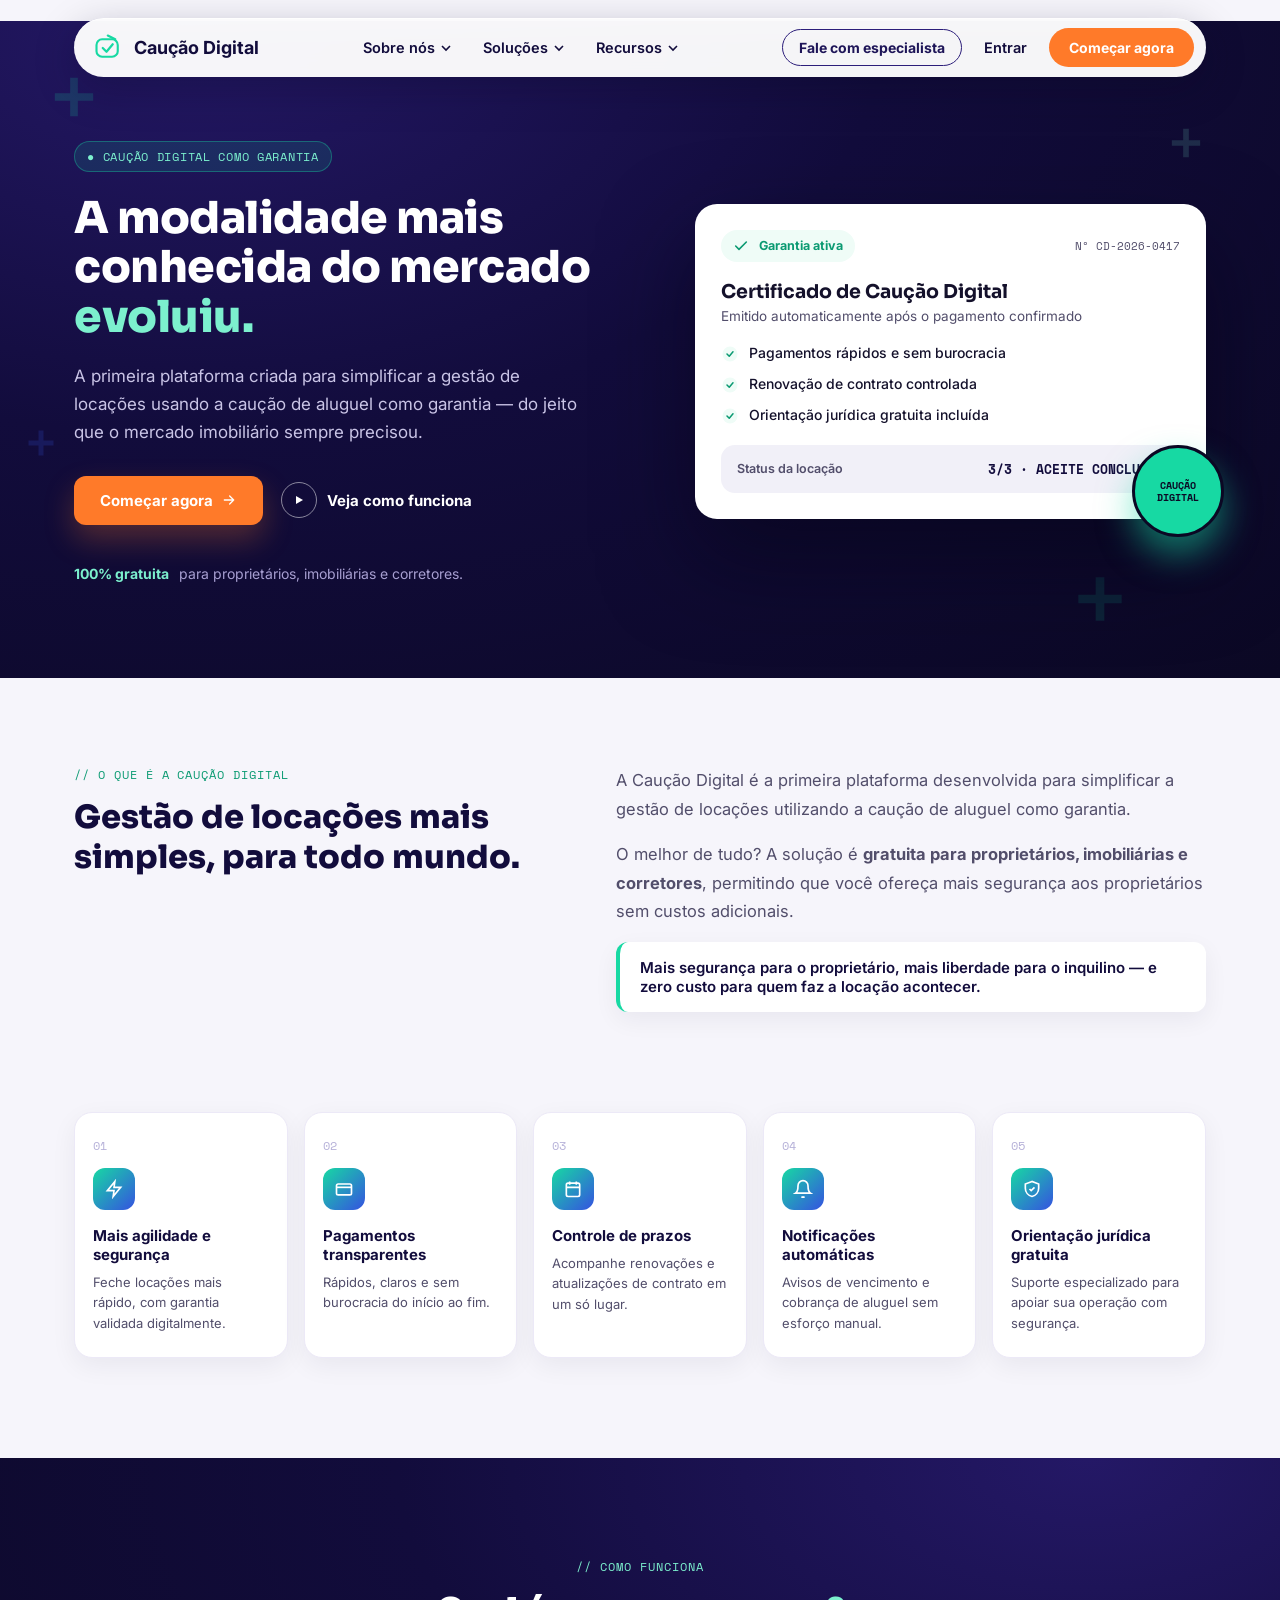
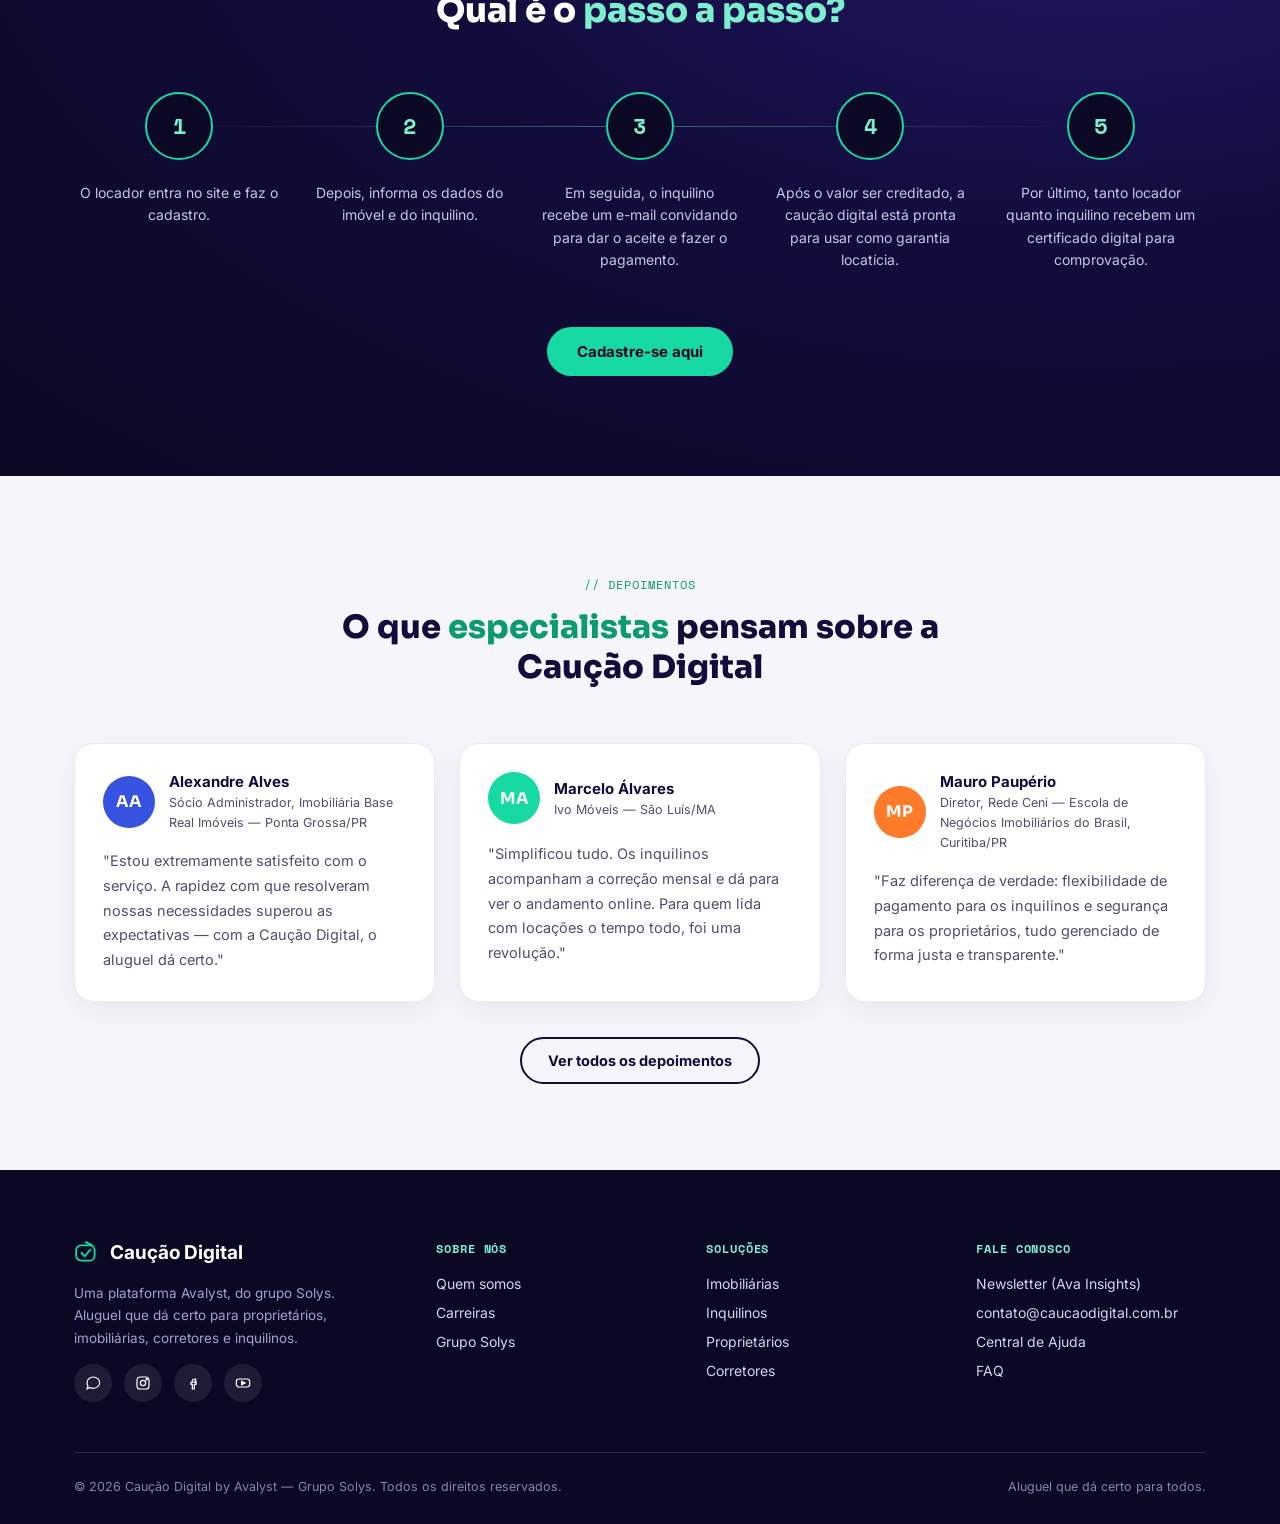
<file: index.html>
<!DOCTYPE html>
<html lang="pt-BR">
<head>
<meta charset="UTF-8">
<meta name="viewport" content="width=device-width, initial-scale=1.0">
<title>Caução Digital by Avalyst — Aluguel que dá certo para todos</title>
<link rel="preconnect" href="https://fonts.googleapis.com">
<link href="https://fonts.googleapis.com/css2?family=Sora:wght@400;600;700;800&family=Inter:wght@400;500;600;700&family=Space+Mono:wght@400;700&display=swap" rel="stylesheet">
<link rel="stylesheet" href="/assets/css/styles.css">
</head>
<body>

<div class="nav-shell">
  <div class="wrap">
    <nav class="nav">
      <a href="/" class="nav-logo">
        <svg width="30" height="30" viewBox="0 0 48 48" fill="none"><rect x="4" y="10" width="34" height="28" rx="9" stroke="#17D9A3" stroke-width="3.4"/><path d="M22 4 L34 10" stroke="#17D9A3" stroke-width="3.4" stroke-linecap="round"/><path d="M14 24 L20 30 L30 18" stroke="#17D9A3" stroke-width="3.6" stroke-linecap="round" stroke-linejoin="round"/></svg>
        Caução Digital
      </a>

      <div class="nav-links">
        <div class="nav-item" data-drop="about">
          <button>Sobre nós <svg viewBox="0 0 10 6" fill="none"><path d="M1 1L5 5L9 1" stroke="currentColor" stroke-width="1.6"/></svg></button>
          <div class="megadrop about">
            <div class="head">Sobre nós</div>
            <a class="row" href="/#ajuda">Quem somos</a>
            <a class="row" href="/#conteudos">Carreiras</a>
            <a class="row" href="/#ajuda">Grupo Solys</a>
          </div>
        </div>
        <div class="nav-item" data-drop="solutions">
          <button>Soluções <svg viewBox="0 0 10 6" fill="none"><path d="M1 1L5 5L9 1" stroke="currentColor" stroke-width="1.6"/></svg></button>
          <div class="megadrop solutions">
            <div class="head">Soluções</div>
            <span class="eyebrow-mini">CASOS DE USO</span>
            <a class="row" href="/imobiliarias/">Imobiliárias</a>
            <a class="row" href="/inquilinos/">Inquilinos</a>
            <a class="row" href="/proprietarios/">Proprietários</a>
            <a class="row" href="/corretores/">Corretores</a>
          </div>
        </div>
        <div class="nav-item" data-drop="resources">
          <button>Recursos <svg viewBox="0 0 10 6" fill="none"><path d="M1 1L5 5L9 1" stroke="currentColor" stroke-width="1.6"/></svg></button>
          <div class="megadrop resources">
            <div class="head">Recursos</div>
            <a class="row" href="/#ajuda">Central de Ajuda</a>
            <a class="row" href="/blog/">Blog</a>
            <a class="row" href="/#materiais">Materiais Ricos</a>
            <a class="row" href="/#cases">Cases de Sucesso</a>
            <a class="row" href="/#faq">FAQ</a>
            <a class="row" href="/#newsletter">Newsletter (Ava Insights)</a>
          </div>
        </div>
      </div>

      <div class="nav-right">
        <a href="mailto:contato@caucaodigital.com.br" class="nav-cta-outline">Fale com especialista</a>
        <a href="/" class="nav-plain">Entrar</a>
        <a href="/proprietarios/" class="nav-cta">Começar agora</a>
        <button class="burger" aria-label="menu">
          <svg viewBox="0 0 24 24" fill="none"><path d="M3 6H21M3 12H21M3 18H21" stroke="#14112B" stroke-width="2" stroke-linecap="round"/></svg>
        </button>
      </div>
    </nav>
  </div>
</div>

<!-- ===== HERO ===== -->
<section class="hero">
  <svg class="cross" style="top:8%; left:4%;" width="46" height="46" viewBox="0 0 24 24"><path d="M10 2H14V10H22V14H14V22H10V14H2V10H10Z" fill="#17D9A3" opacity="0.35"/></svg>
  <svg class="cross" style="top:62%; left:2%;" width="30" height="30" viewBox="0 0 24 24"><path d="M10 2H14V10H22V14H14V22H10V14H2V10H10Z" fill="#3552E0" opacity="0.4"/></svg>
  <svg class="cross" style="top:16%; right:6%;" width="34" height="34" viewBox="0 0 24 24"><path d="M10 2H14V10H22V14H14V22H10V14H2V10H10Z" fill="#7CF0CE" opacity="0.3"/></svg>
  <svg class="cross" style="bottom:8%; right:12%;" width="52" height="52" viewBox="0 0 24 24"><path d="M10 2H14V10H22V14H14V22H10V14H2V10H10Z" fill="#17D9A3" opacity="0.25"/></svg>

  <div class="wrap hero-grid">
    <div>
      <span class="eyebrow">● CAUÇÃO DIGITAL COMO GARANTIA</span>
      <h1>A modalidade mais conhecida do mercado <span class="accent">evoluiu.</span></h1>
      <p class="lead">A primeira plataforma criada para simplificar a gestão de locações usando a caução de aluguel como garantia — do jeito que o mercado imobiliário sempre precisou.</p>
      <div class="hero-ctas">
        <a class="btn-primary" href="/inquilinos/">Começar agora
          <svg width="16" height="16" viewBox="0 0 24 24" fill="none"><path d="M5 12H19M19 12L13 6M19 12L13 18" stroke="#fff" stroke-width="2" stroke-linecap="round"/></svg>
        </a>
        <a href="#materiais" class="btn-ghost"><span class="play"><svg width="12" height="12" viewBox="0 0 24 24" fill="#fff"><path d="M6 4L20 12L6 20V4Z"/></svg></span> Veja como funciona</a>
      </div>
      <div class="free-note"><b>100% gratuita</b> para proprietários, imobiliárias e corretores.</div>
    </div>

    <div class="cert-card">
      <div class="cert-top">
        <div class="cert-badge">
          <svg viewBox="0 0 24 24" fill="none"><path d="M4 12L9 17L20 6" stroke="#0B9A72" stroke-width="2.4" stroke-linecap="round" stroke-linejoin="round"/></svg>
          Garantia ativa
        </div>
        <span class="cert-num">Nº CD-2026-0417</span>
      </div>
      <h3 class="cert-title">Certificado de Caução Digital</h3>
      <p class="cert-sub">Emitido automaticamente após o pagamento confirmado</p>
      <ul class="cert-list">
        <li><svg viewBox="0 0 24 24" fill="none"><circle cx="12" cy="12" r="10" fill="#EFFCF7"/><path d="M8 12L11 15L16 9" stroke="#0B9A72" stroke-width="2" stroke-linecap="round" stroke-linejoin="round"/></svg>Pagamentos rápidos e sem burocracia</li>
        <li><svg viewBox="0 0 24 24" fill="none"><circle cx="12" cy="12" r="10" fill="#EFFCF7"/><path d="M8 12L11 15L16 9" stroke="#0B9A72" stroke-width="2" stroke-linecap="round" stroke-linejoin="round"/></svg>Renovação de contrato controlada</li>
        <li><svg viewBox="0 0 24 24" fill="none"><circle cx="12" cy="12" r="10" fill="#EFFCF7"/><path d="M8 12L11 15L16 9" stroke="#0B9A72" stroke-width="2" stroke-linecap="round" stroke-linejoin="round"/></svg>Orientação jurídica gratuita incluída</li>
      </ul>
      <div class="cert-progress">
        <span class="lbl">Status da locação</span>
        <span class="val">3/3 · ACEITE CONCLUÍDO</span>
      </div>
      <div class="seal">
        <span>CAUÇÃO<br>DIGITAL</span>
      </div>
    </div>
  </div>
</section>

<!-- ===== INTRO ===== -->
<section class="intro" id="ajuda">
  <div class="wrap intro-grid">
    <div>
      <span class="section-eyebrow">// O QUE É A CAUÇÃO DIGITAL</span>
      <h2>Gestão de locações mais simples, para todo mundo.</h2>
    </div>
    <div>
      <p>A Caução Digital é a primeira plataforma desenvolvida para simplificar a gestão de locações utilizando a caução de aluguel como garantia.</p>
      <p>O melhor de tudo? A solução é <strong>gratuita para proprietários, imobiliárias e corretores</strong>, permitindo que você ofereça mais segurança aos proprietários sem custos adicionais.</p>
      <div class="intro-highlight">Mais segurança para o proprietário, mais liberdade para o inquilino — e zero custo para quem faz a locação acontecer.</div>
    </div>
  </div>
</section>

<!-- ===== FEATURES ===== -->
<section class="features" id="imobiliarias">
  <div class="wrap">
    <div class="feat-grid">
      <div class="feat-card">
        <div class="num">01</div>
        <div class="feat-icon"><svg viewBox="0 0 24 24" fill="none" stroke-width="2"><path d="M13 3L4 14H12L11 21L20 10H12L13 3Z"/></svg></div>
        <h3>Mais agilidade e segurança</h3>
        <p>Feche locações mais rápido, com garantia validada digitalmente.</p>
      </div>
      <div class="feat-card">
        <div class="num">02</div>
        <div class="feat-icon"><svg viewBox="0 0 24 24" fill="none" stroke-width="2"><rect x="3" y="6" width="18" height="13" rx="2"/><path d="M3 10H21"/></svg></div>
        <h3>Pagamentos transparentes</h3>
        <p>Rápidos, claros e sem burocracia do início ao fim.</p>
      </div>
      <div class="feat-card">
        <div class="num">03</div>
        <div class="feat-icon"><svg viewBox="0 0 24 24" fill="none" stroke-width="2"><rect x="4" y="5" width="16" height="16" rx="2"/><path d="M4 10H20M8 3V7M16 3V7"/></svg></div>
        <h3>Controle de prazos</h3>
        <p>Acompanhe renovações e atualizações de contrato em um só lugar.</p>
      </div>
      <div class="feat-card">
        <div class="num">04</div>
        <div class="feat-icon"><svg viewBox="0 0 24 24" fill="none" stroke-width="2"><path d="M18 8A6 6 0 0 0 6 8C6 15 3 17 3 17H21C21 17 18 15 18 8Z"/><path d="M13.7 21A2 2 0 0 1 10.3 21"/></svg></div>
        <h3>Notificações automáticas</h3>
        <p>Avisos de vencimento e cobrança de aluguel sem esforço manual.</p>
      </div>
      <div class="feat-card">
        <div class="num">05</div>
        <div class="feat-icon"><svg viewBox="0 0 24 24" fill="none" stroke-width="2"><path d="M12 3L4 6V11C4 16 7.5 20 12 21C16.5 20 20 16 20 11V6L12 3Z"/><path d="M9 12L11 14L15 10"/></svg></div>
        <h3>Orientação jurídica gratuita</h3>
        <p>Suporte especializado para apoiar sua operação com segurança.</p>
      </div>
    </div>
  </div>
</section>


<!-- ===== STEPS ===== -->
<section class="steps" id="materiais">
  <div class="wrap">
    <div class="steps-head">
      <span class="section-eyebrow">// COMO FUNCIONA</span>
      <h2>Qual é o <span class="accent">passo a passo?</span></h2>
    </div>
    <div class="steps-row">
      <div class="step">
        <div class="circle">1</div>
        <p>O locador entra no site e faz o cadastro.</p>
      </div>
      <div class="step">
        <div class="circle">2</div>
        <p>Depois, informa os dados do imóvel e do inquilino.</p>
      </div>
      <div class="step">
        <div class="circle">3</div>
        <p>Em seguida, o inquilino recebe um e-mail convidando para dar o aceite e fazer o pagamento.</p>
      </div>
      <div class="step">
        <div class="circle">4</div>
        <p>Após o valor ser creditado, a caução digital está pronta para usar como garantia locatícia.</p>
      </div>
      <div class="step">
        <div class="circle">5</div>
        <p>Por último, tanto locador quanto inquilino recebem um certificado digital para comprovação.</p>
      </div>
    </div>
    <div class="steps-cta">
      <a class="btn-teal" href="/proprietarios/">Cadastre-se aqui</a>
    </div>
  </div>
</section>

<!-- ===== TESTIMONIALS ===== -->
<section class="testi" id="cases">
  <div class="wrap">
    <div class="testi-head">
      <span class="section-eyebrow" style="text-align:center; color:#0B9A72;">// DEPOIMENTOS</span>
      <h2>O que <span class="accent">especialistas</span> pensam sobre a Caução Digital</h2>
    </div>
    <div class="testi-grid">
      <div class="testi-card">
        <div class="testi-person">
          <div class="avatar" style="background:#3552E0;">AA</div>
          <div>
            <h4>Alexandre Alves</h4>
            <span>Sócio Administrador, Imobiliária Base Real Imóveis — Ponta Grossa/PR</span>
          </div>
        </div>
        <p>"Estou extremamente satisfeito com o serviço. A rapidez com que resolveram nossas necessidades superou as expectativas — com a Caução Digital, o aluguel dá certo."</p>
      </div>
      <div class="testi-card">
        <div class="testi-person">
          <div class="avatar" style="background:#17D9A3;">MA</div>
          <div>
            <h4>Marcelo Álvares</h4>
            <span>Ivo Móveis — São Luís/MA</span>
          </div>
        </div>
        <p>"Simplificou tudo. Os inquilinos acompanham a correção mensal e dá para ver o andamento online. Para quem lida com locações o tempo todo, foi uma revolução."</p>
      </div>
      <div class="testi-card">
        <div class="testi-person">
          <div class="avatar" style="background:#FF7A29;">MP</div>
          <div>
            <h4>Mauro Paupério</h4>
            <span>Diretor, Rede Ceni — Escola de Negócios Imobiliários do Brasil, Curitiba/PR</span>
          </div>
        </div>
        <p>"Faz diferença de verdade: flexibilidade de pagamento para os inquilinos e segurança para os proprietários, tudo gerenciado de forma justa e transparente."</p>
      </div>
    </div>
    <div class="testi-more" id="conteudos">
      <a class="btn-outline-dark" href="/#conteudos">Ver todos os depoimentos</a>
    </div>
  </div>
</section>

<!-- ===== FOOTER ===== -->
<footer>
  <div class="wrap">
    <div class="foot-top">
      <div>
        <div class="foot-logo">
          <svg width="26" height="26" viewBox="0 0 48 48" fill="none"><rect x="4" y="10" width="34" height="28" rx="9" stroke="#17D9A3" stroke-width="3.4"/><path d="M22 4 L34 10" stroke="#17D9A3" stroke-width="3.4" stroke-linecap="round"/><path d="M14 24 L20 30 L30 18" stroke="#17D9A3" stroke-width="3.6" stroke-linecap="round" stroke-linejoin="round"/></svg>
          Caução Digital
        </div>
        <p class="foot-desc">Uma plataforma Avalyst, do grupo Solys. Aluguel que dá certo para proprietários, imobiliárias, corretores e inquilinos.</p>
        <div class="foot-social">
          <a href="#" aria-label="WhatsApp"><svg viewBox="0 0 24 24" fill="none" stroke-width="1.8"><path d="M3 21L4.5 16.5C3.5 15 3 13.2 3 11.5C3 6.8 7.3 3 12.5 3S22 6.8 22 11.5 17.7 20 12.5 20C10.8 20 9.2 19.6 7.8 18.8L3 21Z"/></svg></a>
          <a href="#" aria-label="Instagram"><svg viewBox="0 0 24 24" fill="none" stroke-width="1.8"><rect x="3" y="3" width="18" height="18" rx="5"/><circle cx="12" cy="12" r="4"/><circle cx="17.5" cy="6.5" r="1"/></svg></a>
          <a href="#" aria-label="Facebook"><svg viewBox="0 0 24 24" fill="none" stroke-width="1.8"><path d="M14 9H16V6H14C12.3 6 11 7.3 11 9V11H9V14H11V21H14V14H16.5L17 11H14V9.5C14 9.2 14.2 9 14 9Z"/></svg></a>
          <a href="#" aria-label="YouTube"><svg viewBox="0 0 24 24" fill="none" stroke-width="1.8"><rect x="2" y="6" width="20" height="12" rx="4"/><path d="M10 9.5L15 12L10 14.5V9.5Z" fill="#fff"/></svg></a>
        </div>
      </div>
      <div class="foot-col">
        <h5>Sobre nós</h5>
        <a href="/#ajuda">Quem somos</a>
        <a href="/#conteudos">Carreiras</a>
        <a href="/#ajuda">Grupo Solys</a>
      </div>
      <div class="foot-col">
        <h5>Soluções</h5>
        <a href="/imobiliarias/">Imobiliárias</a>
        <a href="/inquilinos/">Inquilinos</a>
        <a href="/proprietarios/">Proprietários</a>
        <a href="/corretores/">Corretores</a>
      </div>
      <div class="foot-col">
        <h5>Fale conosco</h5>
        <a id="newsletter" href="mailto:contato@caucaodigital.com.br?subject=Newsletter%20Ava%20Insights">Newsletter (Ava Insights)</a>
        <a href="mailto:contato@caucaodigital.com.br">contato@caucaodigital.com.br</a>
        <a href="/#ajuda">Central de Ajuda</a>
        <a id="faq" href="/#faq">FAQ</a>
      </div>
    </div>
    <div class="foot-bottom">
      <span>© 2026 Caução Digital by Avalyst — Grupo Solys. Todos os direitos reservados.</span>
      <span>Aluguel que dá certo para todos.</span>
    </div>
  </div>
</footer>

<script src="/assets/js/main.js"></script>

</body>
</html>
</file>
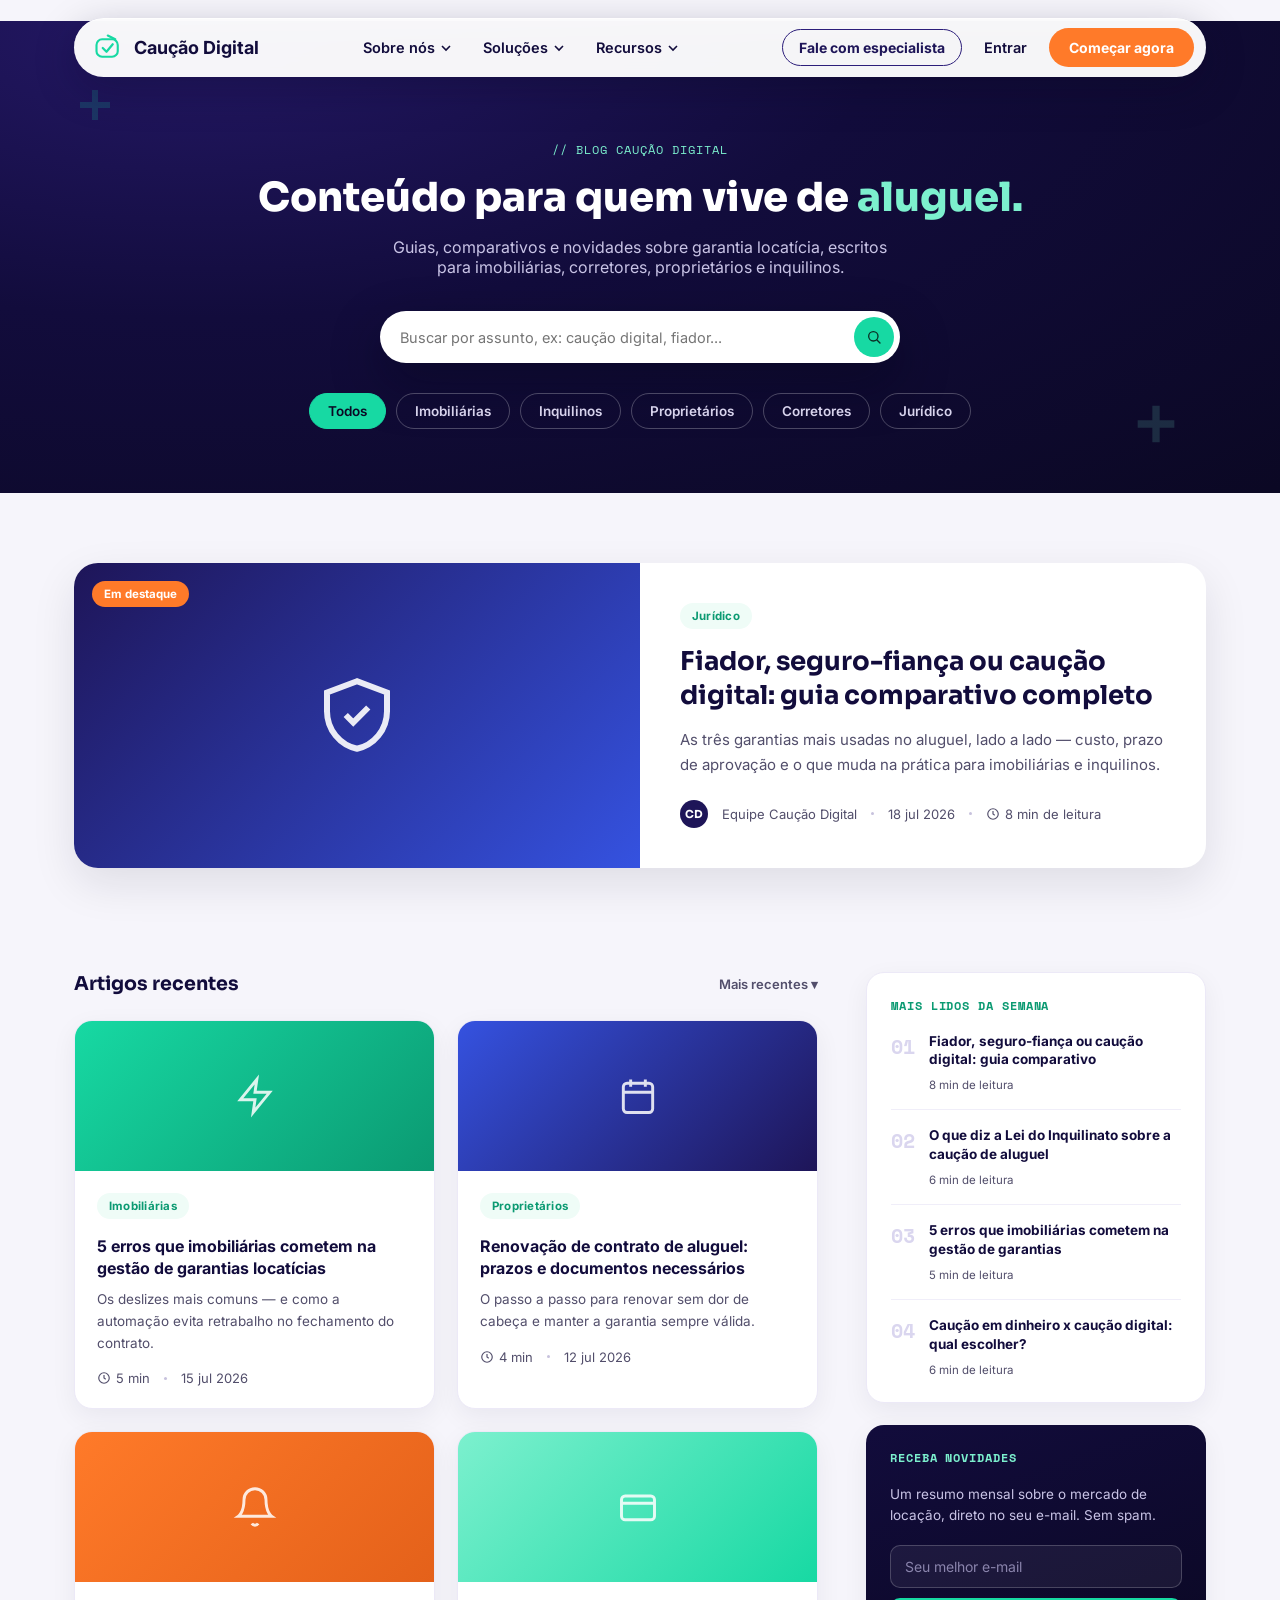
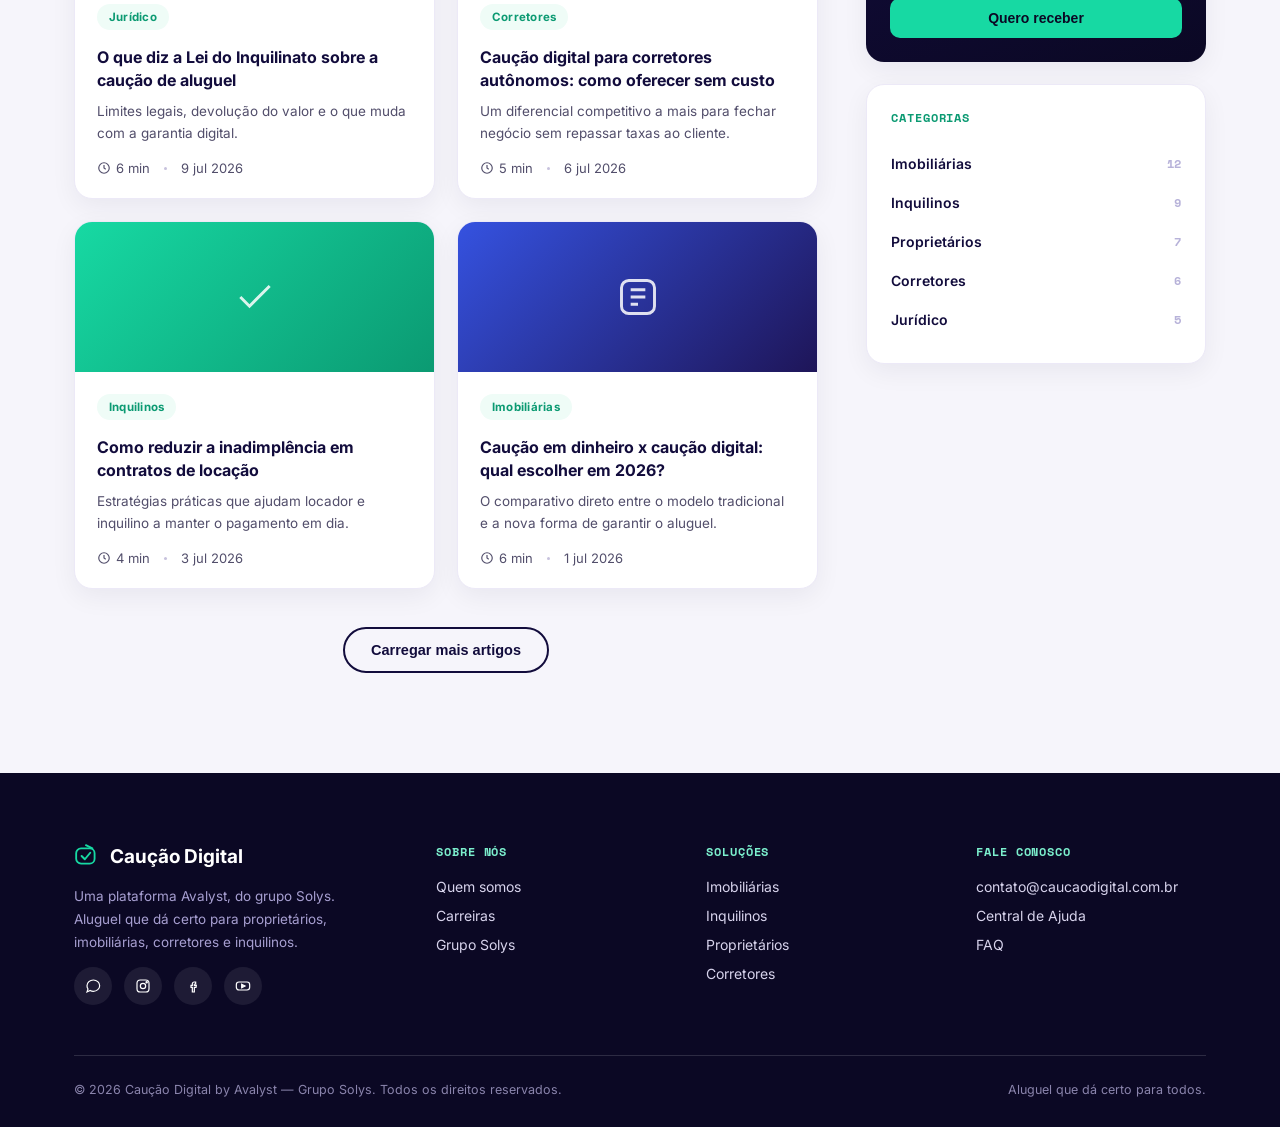
<file: blog/index.html>
<!DOCTYPE html>
<html lang="pt-BR">
<head>
<meta charset="UTF-8">
<meta name="viewport" content="width=device-width, initial-scale=1.0">
<title>Blog Caução Digital — Conteúdo para quem vive de aluguel</title>
<link rel="preconnect" href="https://fonts.googleapis.com">
<link href="https://fonts.googleapis.com/css2?family=Sora:wght@400;600;700;800&family=Inter:wght@400;500;600;700&family=Space+Mono:wght@400;700&display=swap" rel="stylesheet">
<link rel="stylesheet" href="/assets/css/styles.css">
</head>
<body>

<div class="progress-bar" id="progressBar"></div>

<div class="nav-shell">
  <div class="wrap">
    <nav class="nav">
      <a href="/" class="nav-logo">
        <svg width="30" height="30" viewBox="0 0 48 48" fill="none"><rect x="4" y="10" width="34" height="28" rx="9" stroke="#17D9A3" stroke-width="3.4"/><path d="M22 4 L34 10" stroke="#17D9A3" stroke-width="3.4" stroke-linecap="round"/><path d="M14 24 L20 30 L30 18" stroke="#17D9A3" stroke-width="3.6" stroke-linecap="round" stroke-linejoin="round"/></svg>
        Caução Digital
      </a>

      <div class="nav-links">
        <div class="nav-item" data-drop="about">
          <button>Sobre nós <svg viewBox="0 0 10 6" fill="none"><path d="M1 1L5 5L9 1" stroke="currentColor" stroke-width="1.6"/></svg></button>
          <div class="megadrop about">
            <div class="head">Sobre nós</div>
            <a class="row" href="/#ajuda">Quem somos</a>
            <a class="row" href="/#conteudos">Carreiras</a>
            <a class="row" href="/#ajuda">Grupo Solys</a>
          </div>
        </div>
        <div class="nav-item" data-drop="solutions">
          <button>Soluções <svg viewBox="0 0 10 6" fill="none"><path d="M1 1L5 5L9 1" stroke="currentColor" stroke-width="1.6"/></svg></button>
          <div class="megadrop solutions">
            <div class="head">Soluções</div>
            <span class="eyebrow-mini">CASOS DE USO</span>
            <a class="row" href="/imobiliarias/">Imobiliárias</a>
            <a class="row" href="/inquilinos/">Inquilinos</a>
            <a class="row" href="/proprietarios/">Proprietários</a>
            <a class="row" href="/corretores/">Corretores</a>
          </div>
        </div>
        <div class="nav-item" data-drop="resources">
          <button>Recursos <svg viewBox="0 0 10 6" fill="none"><path d="M1 1L5 5L9 1" stroke="currentColor" stroke-width="1.6"/></svg></button>
          <div class="megadrop resources">
            <div class="head">Recursos</div>
            <a class="row" href="/#ajuda">Central de Ajuda</a>
            <a class="row" href="/blog/" aria-current="page">Blog</a>
            <a class="row" href="/#materiais">Materiais Ricos</a>
            <a class="row" href="/#cases">Cases de Sucesso</a>
            <a class="row" href="/#faq">FAQ</a>
            <a class="row" href="/#newsletter">Newsletter (Ava Insights)</a>
          </div>
        </div>
      </div>

      <div class="nav-right">
        <a href="mailto:contato@caucaodigital.com.br" class="nav-cta-outline">Fale com especialista</a>
        <a href="/" class="nav-plain">Entrar</a>
        <a href="/proprietarios/" class="nav-cta">Começar agora</a>
        <button class="burger" aria-label="menu">
          <svg viewBox="0 0 24 24" fill="none"><path d="M3 6H21M3 12H21M3 18H21" stroke="#14112B" stroke-width="2" stroke-linecap="round"/></svg>
        </button>
      </div>
    </nav>
  </div>
</div>

<section class="blog-hero">
  <svg class="cross" style="top:14%; left:6%;" width="36" height="36" viewBox="0 0 24 24"><path d="M10 2H14V10H22V14H14V22H10V14H2V10H10Z" fill="#17D9A3" opacity="0.35"/></svg>
  <svg class="cross" style="bottom:10%; right:8%;" width="44" height="44" viewBox="0 0 24 24"><path d="M10 2H14V10H22V14H14V22H10V14H2V10H10Z" fill="#7CF0CE" opacity="0.3"/></svg>
  <div class="wrap">
    <span class="section-eyebrow">// BLOG CAUÇÃO DIGITAL</span>
    <h1>Conteúdo para quem vive de <span class="accent">aluguel.</span></h1>
    <p>Guias, comparativos e novidades sobre garantia locatícia, escritos para imobiliárias, corretores, proprietários e inquilinos.</p>
    <div class="search-box">
      <input type="text" placeholder="Buscar por assunto, ex: caução digital, fiador...">
      <button aria-label="buscar"><svg width="16" height="16" viewBox="0 0 24 24" fill="none"><circle cx="11" cy="11" r="7" stroke="#0B2E24" stroke-width="2"/><path d="M21 21L16.5 16.5" stroke="#0B2E24" stroke-width="2" stroke-linecap="round"/></svg></button>
    </div>
    <div class="cat-pills">
      <span class="cat-pill active">Todos</span>
      <span class="cat-pill">Imobiliárias</span>
      <span class="cat-pill">Inquilinos</span>
      <span class="cat-pill">Proprietários</span>
      <span class="cat-pill">Corretores</span>
      <span class="cat-pill">Jurídico</span>
    </div>
  </div>
</section>

<section class="blog-main">
  <div class="wrap layout">
    <a class="featured" href="/blog/fiador-seguro-fianca-ou-caucao-digital/">
      <div class="media">
        <span class="badge-featured">Em destaque</span>
        <svg viewBox="0 0 24 24" fill="none" stroke="#fff" stroke-width="1.6"><path d="M12 3L4 6V11C4 16 7.5 20 12 21C16.5 20 20 16 20 11V6L12 3Z"/><path d="M9 12L11 14L15 10"/></svg>
      </div>
      <div class="body">
        <span class="blog-tag">Jurídico</span>
        <h2>Fiador, seguro-fiança ou caução digital: guia comparativo completo</h2>
        <p class="excerpt">As três garantias mais usadas no aluguel, lado a lado — custo, prazo de aprovação e o que muda na prática para imobiliárias e inquilinos.</p>
        <div class="meta-row">
          <div class="avatar-mini">CD</div>
          <span>Equipe Caução Digital</span>
          <span class="dot"></span>
          <span>18 jul 2026</span>
          <span class="dot"></span>
          <span class="read-time"><svg viewBox="0 0 24 24" fill="none" stroke="#524E6B" stroke-width="2"><circle cx="12" cy="12" r="9"/><path d="M12 7V12L15 14"/></svg>8 min de leitura</span>
        </div>
      </div>
    </a>

    <div>
      <div class="grid-title">
        <h3>Artigos recentes</h3>
        <span class="sort">Mais recentes ▾</span>
      </div>
      <div class="article-grid">
        <a class="article-card" href="/blog/fiador-seguro-fianca-ou-caucao-digital/">
          <div class="media m1"><svg viewBox="0 0 24 24" fill="none" stroke="#fff" stroke-width="1.6"><path d="M13 3L4 14H12L11 21L20 10H12L13 3Z"/></svg></div>
          <div class="content">
            <span class="blog-tag">Imobiliárias</span>
            <h4>5 erros que imobiliárias cometem na gestão de garantias locatícias</h4>
            <p>Os deslizes mais comuns — e como a automação evita retrabalho no fechamento do contrato.</p>
            <div class="meta-row"><span class="read-time"><svg viewBox="0 0 24 24" fill="none" stroke="#524E6B" stroke-width="2"><circle cx="12" cy="12" r="9"/><path d="M12 7V12L15 14"/></svg>5 min</span><span class="dot"></span><span>15 jul 2026</span></div>
          </div>
        </a>
        <a class="article-card" href="/blog/fiador-seguro-fianca-ou-caucao-digital/">
          <div class="media m2"><svg viewBox="0 0 24 24" fill="none" stroke="#fff" stroke-width="1.6"><rect x="4" y="5" width="16" height="16" rx="2"/><path d="M4 10H20M8 3V7M16 3V7"/></svg></div>
          <div class="content">
            <span class="blog-tag">Proprietários</span>
            <h4>Renovação de contrato de aluguel: prazos e documentos necessários</h4>
            <p>O passo a passo para renovar sem dor de cabeça e manter a garantia sempre válida.</p>
            <div class="meta-row"><span class="read-time"><svg viewBox="0 0 24 24" fill="none" stroke="#524E6B" stroke-width="2"><circle cx="12" cy="12" r="9"/><path d="M12 7V12L15 14"/></svg>4 min</span><span class="dot"></span><span>12 jul 2026</span></div>
          </div>
        </a>
        <a class="article-card" href="/blog/fiador-seguro-fianca-ou-caucao-digital/">
          <div class="media m3"><svg viewBox="0 0 24 24" fill="none" stroke="#fff" stroke-width="1.6"><path d="M18 8A6 6 0 0 0 6 8C6 15 3 17 3 17H21C21 17 18 15 18 8Z"/><path d="M13.7 21A2 2 0 0 1 10.3 21"/></svg></div>
          <div class="content">
            <span class="blog-tag">Jurídico</span>
            <h4>O que diz a Lei do Inquilinato sobre a caução de aluguel</h4>
            <p>Limites legais, devolução do valor e o que muda com a garantia digital.</p>
            <div class="meta-row"><span class="read-time"><svg viewBox="0 0 24 24" fill="none" stroke="#524E6B" stroke-width="2"><circle cx="12" cy="12" r="9"/><path d="M12 7V12L15 14"/></svg>6 min</span><span class="dot"></span><span>9 jul 2026</span></div>
          </div>
        </a>
        <a class="article-card" href="/blog/fiador-seguro-fianca-ou-caucao-digital/">
          <div class="media m4"><svg viewBox="0 0 24 24" fill="none" stroke="#fff" stroke-width="1.6"><rect x="3" y="6" width="18" height="13" rx="2"/><path d="M3 10H21"/></svg></div>
          <div class="content">
            <span class="blog-tag">Corretores</span>
            <h4>Caução digital para corretores autônomos: como oferecer sem custo</h4>
            <p>Um diferencial competitivo a mais para fechar negócio sem repassar taxas ao cliente.</p>
            <div class="meta-row"><span class="read-time"><svg viewBox="0 0 24 24" fill="none" stroke="#524E6B" stroke-width="2"><circle cx="12" cy="12" r="9"/><path d="M12 7V12L15 14"/></svg>5 min</span><span class="dot"></span><span>6 jul 2026</span></div>
          </div>
        </a>
        <a class="article-card" href="/blog/fiador-seguro-fianca-ou-caucao-digital/">
          <div class="media m1"><svg viewBox="0 0 24 24" fill="none" stroke="#fff" stroke-width="1.6"><path d="M4 12L9 17L20 6"/></svg></div>
          <div class="content">
            <span class="blog-tag">Inquilinos</span>
            <h4>Como reduzir a inadimplência em contratos de locação</h4>
            <p>Estratégias práticas que ajudam locador e inquilino a manter o pagamento em dia.</p>
            <div class="meta-row"><span class="read-time"><svg viewBox="0 0 24 24" fill="none" stroke="#524E6B" stroke-width="2"><circle cx="12" cy="12" r="9"/><path d="M12 7V12L15 14"/></svg>4 min</span><span class="dot"></span><span>3 jul 2026</span></div>
          </div>
        </a>
        <a class="article-card" href="/blog/fiador-seguro-fianca-ou-caucao-digital/">
          <div class="media m2"><svg viewBox="0 0 24 24" fill="none" stroke="#fff" stroke-width="1.6"><rect x="3" y="3" width="18" height="18" rx="4"/><path d="M8 12H16M8 8H16M8 16H12"/></svg></div>
          <div class="content">
            <span class="blog-tag">Imobiliárias</span>
            <h4>Caução em dinheiro x caução digital: qual escolher em 2026?</h4>
            <p>O comparativo direto entre o modelo tradicional e a nova forma de garantir o aluguel.</p>
            <div class="meta-row"><span class="read-time"><svg viewBox="0 0 24 24" fill="none" stroke="#524E6B" stroke-width="2"><circle cx="12" cy="12" r="9"/><path d="M12 7V12L15 14"/></svg>6 min</span><span class="dot"></span><span>1 jul 2026</span></div>
          </div>
        </a>
      </div>
      <div class="load-more"><button class="btn-outline-dark">Carregar mais artigos</button></div>
    </div>

    <aside>
      <div class="side-card">
        <h5>Mais lidos da semana</h5>
        <div class="pop-item"><span class="rank">01</span><div><h6>Fiador, seguro-fiança ou caução digital: guia comparativo</h6><span>8 min de leitura</span></div></div>
        <div class="pop-item"><span class="rank">02</span><div><h6>O que diz a Lei do Inquilinato sobre a caução de aluguel</h6><span>6 min de leitura</span></div></div>
        <div class="pop-item"><span class="rank">03</span><div><h6>5 erros que imobiliárias cometem na gestão de garantias</h6><span>5 min de leitura</span></div></div>
        <div class="pop-item"><span class="rank">04</span><div><h6>Caução em dinheiro x caução digital: qual escolher?</h6><span>6 min de leitura</span></div></div>
      </div>

      <div class="side-card newsletter">
        <h5>Receba novidades</h5>
        <p>Um resumo mensal sobre o mercado de locação, direto no seu e-mail. Sem spam.</p>
        <input class="nl-input" type="email" placeholder="Seu melhor e-mail">
        <button class="nl-btn">Quero receber</button>
      </div>

      <div class="side-card">
        <h5>Categorias</h5>
        <ul class="cat-list">
          <li><a href="/imobiliarias/">Imobiliárias <span>12</span></a></li>
          <li><a href="/inquilinos/">Inquilinos <span>9</span></a></li>
          <li><a href="/proprietarios/">Proprietários <span>7</span></a></li>
          <li><a href="/corretores/">Corretores <span>6</span></a></li>
          <li><a href="/blog/fiador-seguro-fianca-ou-caucao-digital/">Jurídico <span>5</span></a></li>
        </ul>
      </div>
    </aside>
  </div>
</section>

<!-- ===== FOOTER ===== -->
<footer>
  <div class="wrap">
    <div class="foot-top">
      <div>
        <div class="foot-logo">
          <svg width="26" height="26" viewBox="0 0 48 48" fill="none"><rect x="4" y="10" width="34" height="28" rx="9" stroke="#17D9A3" stroke-width="3.4"/><path d="M22 4 L34 10" stroke="#17D9A3" stroke-width="3.4" stroke-linecap="round"/><path d="M14 24 L20 30 L30 18" stroke="#17D9A3" stroke-width="3.6" stroke-linecap="round" stroke-linejoin="round"/></svg>
          Caução Digital
        </div>
        <p class="foot-desc">Uma plataforma Avalyst, do grupo Solys. Aluguel que dá certo para proprietários, imobiliárias, corretores e inquilinos.</p>
        <div class="foot-social">
          <a href="#" aria-label="WhatsApp"><svg viewBox="0 0 24 24" fill="none" stroke-width="1.8"><path d="M3 21L4.5 16.5C3.5 15 3 13.2 3 11.5C3 6.8 7.3 3 12.5 3S22 6.8 22 11.5 17.7 20 12.5 20C10.8 20 9.2 19.6 7.8 18.8L3 21Z"/></svg></a>
          <a href="#" aria-label="Instagram"><svg viewBox="0 0 24 24" fill="none" stroke-width="1.8"><rect x="3" y="3" width="18" height="18" rx="5"/><circle cx="12" cy="12" r="4"/><circle cx="17.5" cy="6.5" r="1"/></svg></a>
          <a href="#" aria-label="Facebook"><svg viewBox="0 0 24 24" fill="none" stroke-width="1.8"><path d="M14 9H16V6H14C12.3 6 11 7.3 11 9V11H9V14H11V21H14V14H16.5L17 11H14V9.5C14 9.2 14.2 9 14 9Z"/></svg></a>
          <a href="#" aria-label="YouTube"><svg viewBox="0 0 24 24" fill="none" stroke-width="1.8"><rect x="2" y="6" width="20" height="12" rx="4"/><path d="M10 9.5L15 12L10 14.5V9.5Z" fill="#fff"/></svg></a>
        </div>
      </div>
      <div class="foot-col">
        <h5>Sobre nós</h5>
        <a href="/#ajuda">Quem somos</a>
        <a href="/#conteudos">Carreiras</a>
        <a href="/#ajuda">Grupo Solys</a>
      </div>
      <div class="foot-col">
        <h5>Soluções</h5>
        <a href="/imobiliarias/">Imobiliárias</a>
        <a href="/inquilinos/">Inquilinos</a>
        <a href="/proprietarios/">Proprietários</a>
        <a href="/corretores/">Corretores</a>
      </div>
      <div class="foot-col">
        <h5>Fale conosco</h5>
        <a href="mailto:contato@caucaodigital.com.br">contato@caucaodigital.com.br</a>
        <a href="/#ajuda">Central de Ajuda</a>
        <a href="/#faq">FAQ</a>
      </div>
    </div>
    <div class="foot-bottom">
      <span>© 2026 Caução Digital by Avalyst — Grupo Solys. Todos os direitos reservados.</span>
      <span>Aluguel que dá certo para todos.</span>
    </div>
  </div>
</footer>

<button class="back-top" id="backTop" aria-label="voltar ao topo">
  <svg width="18" height="18" viewBox="0 0 24 24" fill="none"><path d="M12 19V5M12 5L6 11M12 5L18 11" stroke="currentColor" stroke-width="2.2" stroke-linecap="round" stroke-linejoin="round"/></svg>
</button>

<script src="/assets/js/main.js"></script>
</body>
</html>
</file>
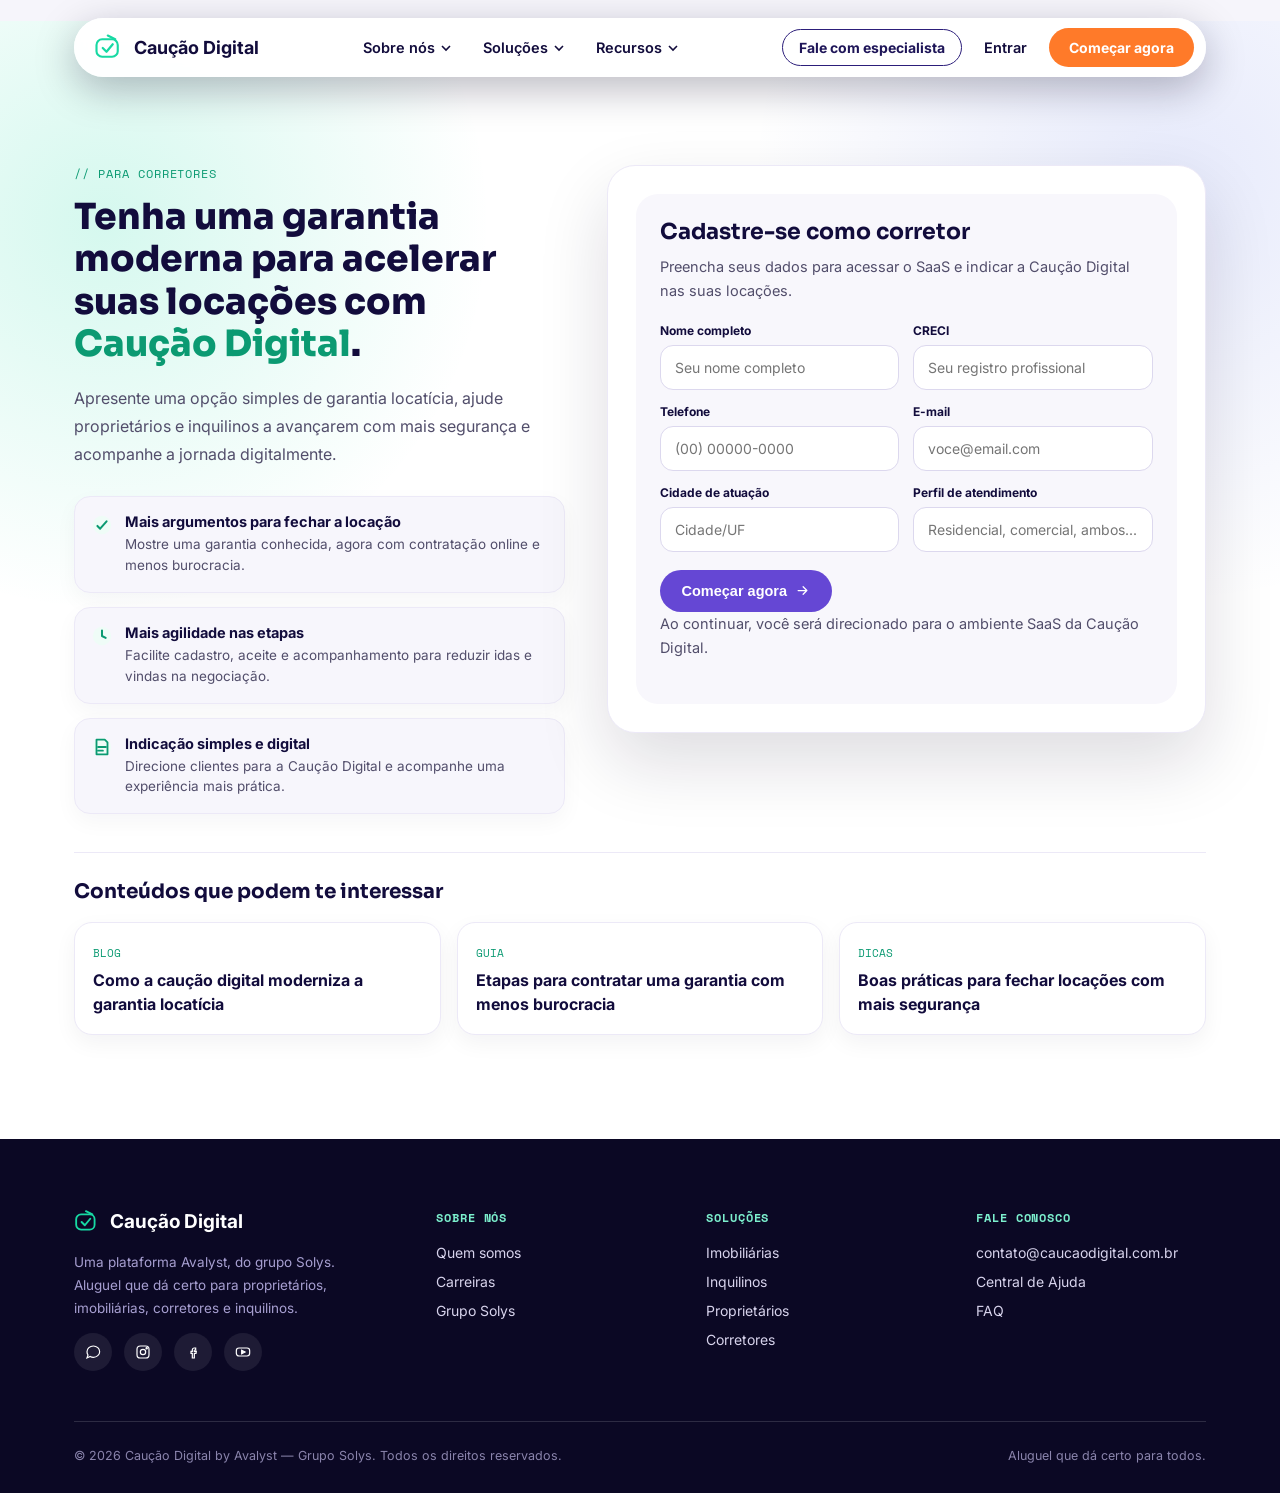
<file: corretores/index.html>
<!DOCTYPE html>
<html lang="pt-BR">
<head>
<meta charset="UTF-8">
<meta name="viewport" content="width=device-width, initial-scale=1.0">
<title>Corretores | Caução Digital by Avalyst</title>
<link rel="preconnect" href="https://fonts.googleapis.com">
<link href="https://fonts.googleapis.com/css2?family=Sora:wght@400;600;700;800&family=Inter:wght@400;500;600;700&family=Space+Mono:wght@400;700&display=swap" rel="stylesheet">
<link rel="stylesheet" href="/assets/css/styles.css">
</head>
<body>

<div class="nav-shell">
  <div class="wrap">
    <nav class="nav">
      <a href="/" class="nav-logo">
        <svg width="30" height="30" viewBox="0 0 48 48" fill="none"><rect x="4" y="10" width="34" height="28" rx="9" stroke="#17D9A3" stroke-width="3.4"/><path d="M22 4 L34 10" stroke="#17D9A3" stroke-width="3.4" stroke-linecap="round"/><path d="M14 24 L20 30 L30 18" stroke="#17D9A3" stroke-width="3.6" stroke-linecap="round" stroke-linejoin="round"/></svg>
        Caução Digital
      </a>

      <div class="nav-links">
        <div class="nav-item" data-drop="about">
          <button>Sobre nós <svg viewBox="0 0 10 6" fill="none"><path d="M1 1L5 5L9 1" stroke="currentColor" stroke-width="1.6"/></svg></button>
          <div class="megadrop about">
            <div class="head">Sobre nós</div>
            <a class="row" href="/#ajuda">Quem somos</a>
            <a class="row" href="/#conteudos">Carreiras</a>
            <a class="row" href="/#ajuda">Grupo Solys</a>
          </div>
        </div>
        <div class="nav-item" data-drop="solutions">
          <button>Soluções <svg viewBox="0 0 10 6" fill="none"><path d="M1 1L5 5L9 1" stroke="currentColor" stroke-width="1.6"/></svg></button>
          <div class="megadrop solutions">
            <div class="head">Soluções</div>
            <span class="eyebrow-mini">CASOS DE USO</span>
            <a class="row" href="/imobiliarias/">Imobiliárias</a>
            <a class="row" href="/inquilinos/">Inquilinos</a>
            <a class="row" href="/proprietarios/">Proprietários</a>
            <a class="row" href="/corretores/" aria-current="page">Corretores</a>
          </div>
        </div>
        <div class="nav-item" data-drop="resources">
          <button>Recursos <svg viewBox="0 0 10 6" fill="none"><path d="M1 1L5 5L9 1" stroke="currentColor" stroke-width="1.6"/></svg></button>
          <div class="megadrop resources">
            <div class="head">Recursos</div>
            <a class="row" href="/#ajuda">Central de Ajuda</a>
            <a class="row" href="/blog/">Blog</a>
            <a class="row" href="/#materiais">Materiais Ricos</a>
            <a class="row" href="/#cases">Cases de Sucesso</a>
            <a class="row" href="/#faq">FAQ</a>
            <a class="row" href="/#newsletter">Newsletter (Ava Insights)</a>
          </div>
        </div>
      </div>

      <div class="nav-right">
        <a href="mailto:contato@caucaodigital.com.br" class="nav-cta-outline">Fale com especialista</a>
        <a href="/" class="nav-plain">Entrar</a>
        <a href="/proprietarios/" class="nav-cta">Começar agora</a>
        <button class="burger" aria-label="menu">
          <svg viewBox="0 0 24 24" fill="none"><path d="M3 6H21M3 12H21M3 18H21" stroke="#14112B" stroke-width="2" stroke-linecap="round"/></svg>
        </button>
      </div>
    </nav>
  </div>
</div>

<main class="page-main">
<section class="tenant-page" id="corretores">
  <div class="wrap">
    <div class="tenant-hero">
      <div class="tenant-copy">
        <span class="section-eyebrow">// PARA CORRETORES</span>
        <h2>Tenha uma garantia moderna para acelerar suas locações com <span class="accent">Caução Digital</span>.</h2>
        <p>Apresente uma opção simples de garantia locatícia, ajude proprietários e inquilinos a avançarem com mais segurança e acompanhe a jornada digitalmente.</p>
        <div class="tenant-benefits">
          <div class="tenant-benefit">
            <svg viewBox="0 0 24 24" fill="none"><circle cx="12" cy="12" r="10" fill="#EFFCF7"/><path d="M7 13L10 16L17 8" stroke="#0B9A72" stroke-width="2.2" stroke-linecap="round" stroke-linejoin="round"/></svg>
            <div>
              <strong>Mais argumentos para fechar a locação</strong>
              <span>Mostre uma garantia conhecida, agora com contratação online e menos burocracia.</span>
            </div>
          </div>
          <div class="tenant-benefit">
            <svg viewBox="0 0 24 24" fill="none"><circle cx="12" cy="12" r="10" fill="#EFFCF7"/><path d="M12 6V12L16 14" stroke="#0B9A72" stroke-width="2.2" stroke-linecap="round" stroke-linejoin="round"/></svg>
            <div>
              <strong>Mais agilidade nas etapas</strong>
              <span>Facilite cadastro, aceite e acompanhamento para reduzir idas e vindas na negociação.</span>
            </div>
          </div>
          <div class="tenant-benefit">
            <svg viewBox="0 0 24 24" fill="none"><circle cx="12" cy="12" r="10" fill="#EFFCF7"/><path d="M8 12H16M8 16H13M9 4H15L18 7V20H6V4H9Z" stroke="#0B9A72" stroke-width="2" stroke-linecap="round" stroke-linejoin="round"/></svg>
            <div>
              <strong>Indicação simples e digital</strong>
              <span>Direcione clientes para a Caução Digital e acompanhe uma experiência mais prática.</span>
            </div>
          </div>
        </div>
      </div>

      <div class="tenant-card">
        <form class="tenant-form solution-form" action="https://app.caucaodigital.com.br/" method="get" target="_blank">
          <div class="tenant-panel">
            <h3>Cadastre-se como corretor</h3>
            <p>Preencha seus dados para acessar o SaaS e indicar a Caução Digital nas suas locações.</p>
            <div class="tenant-form-grid">
              <div class="tenant-field">
                <label for="broker-name">Nome completo</label>
                <input id="broker-name" name="broker-name" type="text" placeholder="Seu nome completo" required>
              </div>
              <div class="tenant-field">
                <label for="broker-creci">CRECI</label>
                <input id="broker-creci" name="broker-creci" type="text" placeholder="Seu registro profissional" required>
              </div>
              <div class="tenant-field">
                <label for="broker-phone">Telefone</label>
                <input id="broker-phone" name="broker-phone" type="tel" placeholder="(00) 00000-0000" required>
              </div>
              <div class="tenant-field">
                <label for="broker-email">E-mail</label>
                <input id="broker-email" name="broker-email" type="email" placeholder="voce@email.com" required>
              </div>
              <div class="tenant-field">
                <label for="broker-city">Cidade de atuação</label>
                <input id="broker-city" name="broker-city" type="text" placeholder="Cidade/UF" required>
              </div>
              <div class="tenant-field">
                <label for="broker-profile">Perfil de atendimento</label>
                <input id="broker-profile" name="broker-profile" type="text" placeholder="Residencial, comercial, ambos..." required>
              </div>
            </div>
            <div class="tenant-submit">
              <button class="btn-purple" type="submit">Começar agora
                <svg width="15" height="15" viewBox="0 0 24 24" fill="none"><path d="M5 12H19M19 12L13 6M19 12L13 18" stroke="#fff" stroke-width="2" stroke-linecap="round"/></svg>
              </button>
            </div>
            <p class="solution-note">Ao continuar, você será direcionado para o ambiente SaaS da Caução Digital.</p>
          </div>
        </form>
      </div>
    </div>

    <div class="tenant-content">
      <h3>Conteúdos que podem te interessar</h3>
      <div class="tenant-blog-grid">
        <a class="tenant-blog-card" href="/blog/">
          <span>Blog</span>
          <strong>Como a caução digital moderniza a garantia locatícia</strong>
        </a>
        <a class="tenant-blog-card" href="/blog/">
          <span>Guia</span>
          <strong>Etapas para contratar uma garantia com menos burocracia</strong>
        </a>
        <a class="tenant-blog-card" href="/blog/">
          <span>Dicas</span>
          <strong>Boas práticas para fechar locações com mais segurança</strong>
        </a>
      </div>
    </div>
  </div>
</section>
</main>

<!-- ===== FOOTER ===== -->
<footer>
  <div class="wrap">
    <div class="foot-top">
      <div>
        <div class="foot-logo">
          <svg width="26" height="26" viewBox="0 0 48 48" fill="none"><rect x="4" y="10" width="34" height="28" rx="9" stroke="#17D9A3" stroke-width="3.4"/><path d="M22 4 L34 10" stroke="#17D9A3" stroke-width="3.4" stroke-linecap="round"/><path d="M14 24 L20 30 L30 18" stroke="#17D9A3" stroke-width="3.6" stroke-linecap="round" stroke-linejoin="round"/></svg>
          Caução Digital
        </div>
        <p class="foot-desc">Uma plataforma Avalyst, do grupo Solys. Aluguel que dá certo para proprietários, imobiliárias, corretores e inquilinos.</p>
        <div class="foot-social">
          <a href="#" aria-label="WhatsApp"><svg viewBox="0 0 24 24" fill="none" stroke-width="1.8"><path d="M3 21L4.5 16.5C3.5 15 3 13.2 3 11.5C3 6.8 7.3 3 12.5 3S22 6.8 22 11.5 17.7 20 12.5 20C10.8 20 9.2 19.6 7.8 18.8L3 21Z"/></svg></a>
          <a href="#" aria-label="Instagram"><svg viewBox="0 0 24 24" fill="none" stroke-width="1.8"><rect x="3" y="3" width="18" height="18" rx="5"/><circle cx="12" cy="12" r="4"/><circle cx="17.5" cy="6.5" r="1"/></svg></a>
          <a href="#" aria-label="Facebook"><svg viewBox="0 0 24 24" fill="none" stroke-width="1.8"><path d="M14 9H16V6H14C12.3 6 11 7.3 11 9V11H9V14H11V21H14V14H16.5L17 11H14V9.5C14 9.2 14.2 9 14 9Z"/></svg></a>
          <a href="#" aria-label="YouTube"><svg viewBox="0 0 24 24" fill="none" stroke-width="1.8"><rect x="2" y="6" width="20" height="12" rx="4"/><path d="M10 9.5L15 12L10 14.5V9.5Z" fill="#fff"/></svg></a>
        </div>
      </div>
      <div class="foot-col">
        <h5>Sobre nós</h5>
        <a href="/#ajuda">Quem somos</a>
        <a href="/#conteudos">Carreiras</a>
        <a href="/#ajuda">Grupo Solys</a>
      </div>
      <div class="foot-col">
        <h5>Soluções</h5>
        <a href="/imobiliarias/">Imobiliárias</a>
        <a href="/inquilinos/">Inquilinos</a>
        <a href="/proprietarios/">Proprietários</a>
        <a href="/corretores/" aria-current="page">Corretores</a>
      </div>
      <div class="foot-col">
        <h5>Fale conosco</h5>
        <a href="mailto:contato@caucaodigital.com.br">contato@caucaodigital.com.br</a>
        <a href="/#ajuda">Central de Ajuda</a>
        <a href="/#faq">FAQ</a>
      </div>
    </div>
    <div class="foot-bottom">
      <span>© 2026 Caução Digital by Avalyst — Grupo Solys. Todos os direitos reservados.</span>
      <span>Aluguel que dá certo para todos.</span>
    </div>
  </div>
</footer>

<script src="/assets/js/main.js"></script>
</body>
</html>
</file>
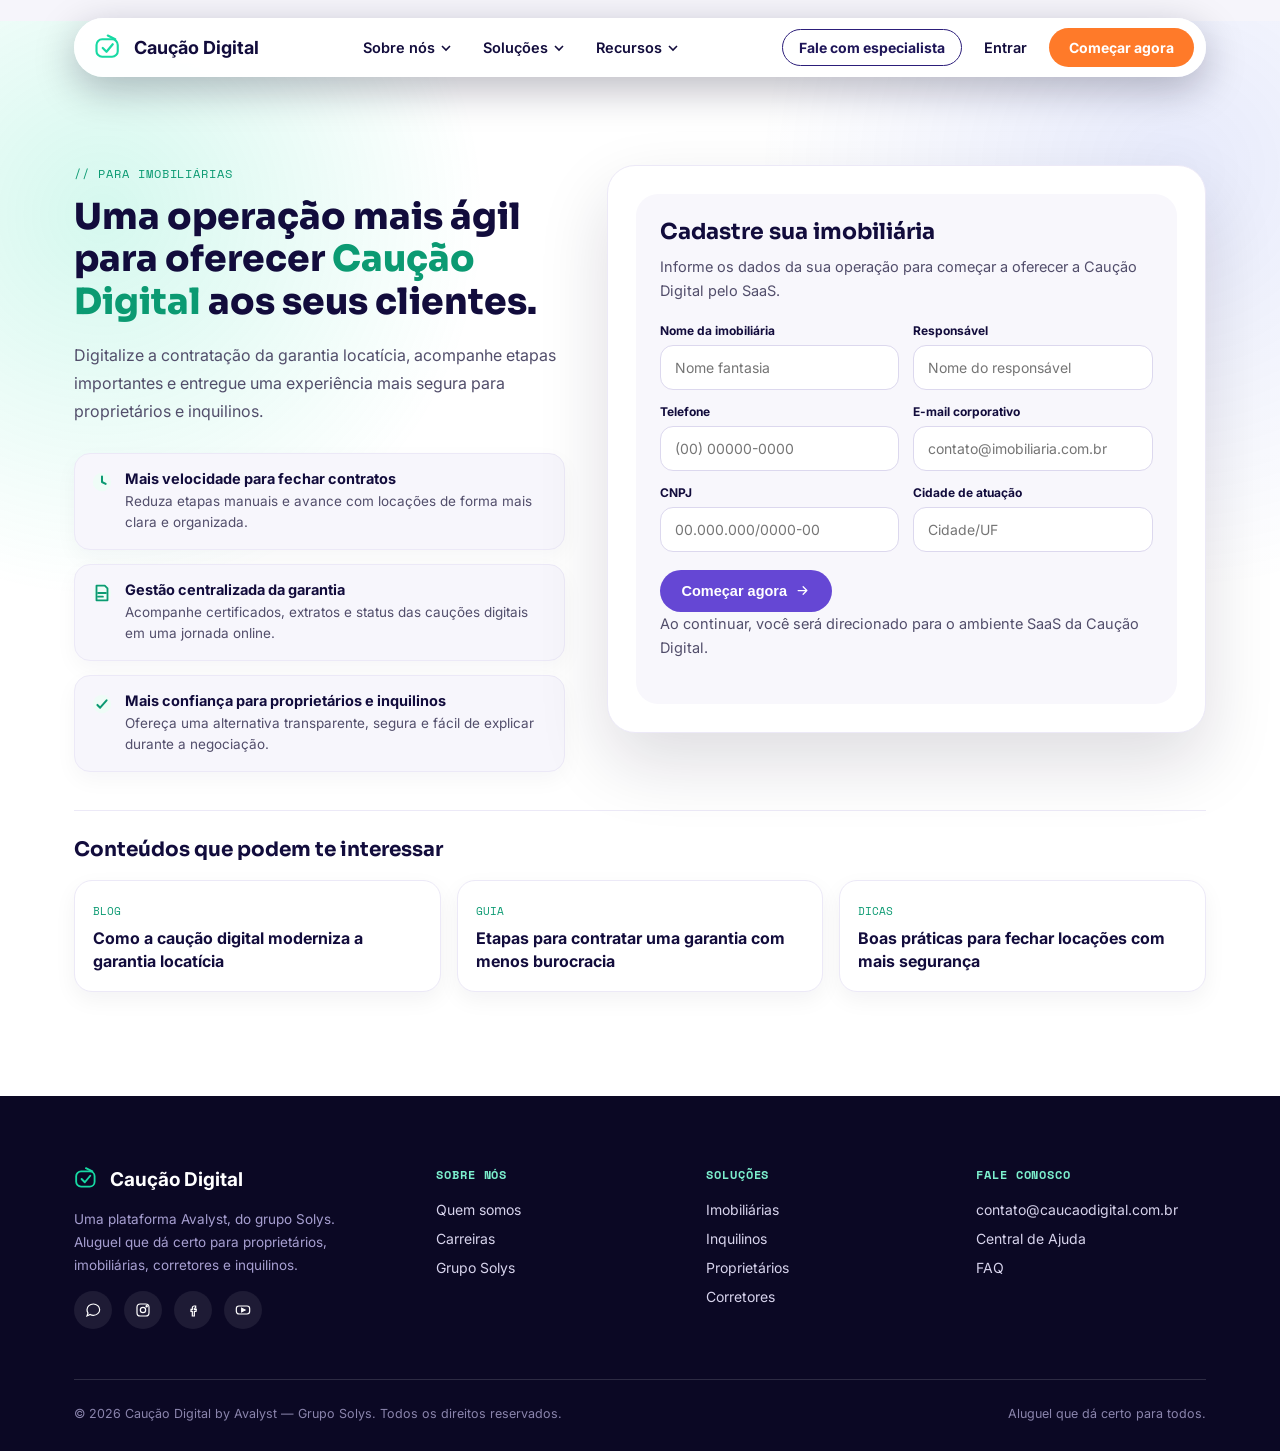
<file: imobiliarias/index.html>
<!DOCTYPE html>
<html lang="pt-BR">
<head>
<meta charset="UTF-8">
<meta name="viewport" content="width=device-width, initial-scale=1.0">
<title>Imobiliárias | Caução Digital by Avalyst</title>
<link rel="preconnect" href="https://fonts.googleapis.com">
<link href="https://fonts.googleapis.com/css2?family=Sora:wght@400;600;700;800&family=Inter:wght@400;500;600;700&family=Space+Mono:wght@400;700&display=swap" rel="stylesheet">
<link rel="stylesheet" href="/assets/css/styles.css">
</head>
<body>

<div class="nav-shell">
  <div class="wrap">
    <nav class="nav">
      <a href="/" class="nav-logo">
        <svg width="30" height="30" viewBox="0 0 48 48" fill="none"><rect x="4" y="10" width="34" height="28" rx="9" stroke="#17D9A3" stroke-width="3.4"/><path d="M22 4 L34 10" stroke="#17D9A3" stroke-width="3.4" stroke-linecap="round"/><path d="M14 24 L20 30 L30 18" stroke="#17D9A3" stroke-width="3.6" stroke-linecap="round" stroke-linejoin="round"/></svg>
        Caução Digital
      </a>

      <div class="nav-links">
        <div class="nav-item" data-drop="about">
          <button>Sobre nós <svg viewBox="0 0 10 6" fill="none"><path d="M1 1L5 5L9 1" stroke="currentColor" stroke-width="1.6"/></svg></button>
          <div class="megadrop about">
            <div class="head">Sobre nós</div>
            <a class="row" href="/#ajuda">Quem somos</a>
            <a class="row" href="/#conteudos">Carreiras</a>
            <a class="row" href="/#ajuda">Grupo Solys</a>
          </div>
        </div>
        <div class="nav-item" data-drop="solutions">
          <button>Soluções <svg viewBox="0 0 10 6" fill="none"><path d="M1 1L5 5L9 1" stroke="currentColor" stroke-width="1.6"/></svg></button>
          <div class="megadrop solutions">
            <div class="head">Soluções</div>
            <span class="eyebrow-mini">CASOS DE USO</span>
            <a class="row" href="/imobiliarias/" aria-current="page">Imobiliárias</a>
            <a class="row" href="/inquilinos/">Inquilinos</a>
            <a class="row" href="/proprietarios/">Proprietários</a>
            <a class="row" href="/corretores/">Corretores</a>
          </div>
        </div>
        <div class="nav-item" data-drop="resources">
          <button>Recursos <svg viewBox="0 0 10 6" fill="none"><path d="M1 1L5 5L9 1" stroke="currentColor" stroke-width="1.6"/></svg></button>
          <div class="megadrop resources">
            <div class="head">Recursos</div>
            <a class="row" href="/#ajuda">Central de Ajuda</a>
            <a class="row" href="/blog/">Blog</a>
            <a class="row" href="/#materiais">Materiais Ricos</a>
            <a class="row" href="/#cases">Cases de Sucesso</a>
            <a class="row" href="/#faq">FAQ</a>
            <a class="row" href="/#newsletter">Newsletter (Ava Insights)</a>
          </div>
        </div>
      </div>

      <div class="nav-right">
        <a href="mailto:contato@caucaodigital.com.br" class="nav-cta-outline">Fale com especialista</a>
        <a href="/" class="nav-plain">Entrar</a>
        <a href="/proprietarios/" class="nav-cta">Começar agora</a>
        <button class="burger" aria-label="menu">
          <svg viewBox="0 0 24 24" fill="none"><path d="M3 6H21M3 12H21M3 18H21" stroke="#14112B" stroke-width="2" stroke-linecap="round"/></svg>
        </button>
      </div>
    </nav>
  </div>
</div>

<main class="page-main">
<section class="tenant-page" id="imobiliarias">
  <div class="wrap">
    <div class="tenant-hero">
      <div class="tenant-copy">
        <span class="section-eyebrow">// PARA IMOBILIÁRIAS</span>
        <h2>Uma operação mais ágil para oferecer <span class="accent">Caução Digital</span> aos seus clientes.</h2>
        <p>Digitalize a contratação da garantia locatícia, acompanhe etapas importantes e entregue uma experiência mais segura para proprietários e inquilinos.</p>
        <div class="tenant-benefits">
          <div class="tenant-benefit">
            <svg viewBox="0 0 24 24" fill="none"><circle cx="12" cy="12" r="10" fill="#EFFCF7"/><path d="M12 6V12L16 14" stroke="#0B9A72" stroke-width="2.2" stroke-linecap="round" stroke-linejoin="round"/></svg>
            <div>
              <strong>Mais velocidade para fechar contratos</strong>
              <span>Reduza etapas manuais e avance com locações de forma mais clara e organizada.</span>
            </div>
          </div>
          <div class="tenant-benefit">
            <svg viewBox="0 0 24 24" fill="none"><circle cx="12" cy="12" r="10" fill="#EFFCF7"/><path d="M8 12H16M8 16H13M9 4H15L18 7V20H6V4H9Z" stroke="#0B9A72" stroke-width="2" stroke-linecap="round" stroke-linejoin="round"/></svg>
            <div>
              <strong>Gestão centralizada da garantia</strong>
              <span>Acompanhe certificados, extratos e status das cauções digitais em uma jornada online.</span>
            </div>
          </div>
          <div class="tenant-benefit">
            <svg viewBox="0 0 24 24" fill="none"><circle cx="12" cy="12" r="10" fill="#EFFCF7"/><path d="M7 13L10 16L17 8" stroke="#0B9A72" stroke-width="2.2" stroke-linecap="round" stroke-linejoin="round"/></svg>
            <div>
              <strong>Mais confiança para proprietários e inquilinos</strong>
              <span>Ofereça uma alternativa transparente, segura e fácil de explicar durante a negociação.</span>
            </div>
          </div>
        </div>
      </div>

      <div class="tenant-card">
        <form class="tenant-form solution-form" action="https://app.caucaodigital.com.br/" method="get" target="_blank">
          <div class="tenant-panel">
            <h3>Cadastre sua imobiliária</h3>
            <p>Informe os dados da sua operação para começar a oferecer a Caução Digital pelo SaaS.</p>
            <div class="tenant-form-grid">
              <div class="tenant-field">
                <label for="realestate-company">Nome da imobiliária</label>
                <input id="realestate-company" name="realestate-company" type="text" placeholder="Nome fantasia" required>
              </div>
              <div class="tenant-field">
                <label for="realestate-contact">Responsável</label>
                <input id="realestate-contact" name="realestate-contact" type="text" placeholder="Nome do responsável" required>
              </div>
              <div class="tenant-field">
                <label for="realestate-phone">Telefone</label>
                <input id="realestate-phone" name="realestate-phone" type="tel" placeholder="(00) 00000-0000" required>
              </div>
              <div class="tenant-field">
                <label for="realestate-email">E-mail corporativo</label>
                <input id="realestate-email" name="realestate-email" type="email" placeholder="contato@imobiliaria.com.br" required>
              </div>
              <div class="tenant-field">
                <label for="realestate-document">CNPJ</label>
                <input id="realestate-document" name="realestate-document" type="text" placeholder="00.000.000/0000-00" required>
              </div>
              <div class="tenant-field">
                <label for="realestate-city">Cidade de atuação</label>
                <input id="realestate-city" name="realestate-city" type="text" placeholder="Cidade/UF" required>
              </div>
            </div>
            <div class="tenant-submit">
              <button class="btn-purple" type="submit">Começar agora
                <svg width="15" height="15" viewBox="0 0 24 24" fill="none"><path d="M5 12H19M19 12L13 6M19 12L13 18" stroke="#fff" stroke-width="2" stroke-linecap="round"/></svg>
              </button>
            </div>
            <p class="solution-note">Ao continuar, você será direcionado para o ambiente SaaS da Caução Digital.</p>
          </div>
        </form>
      </div>
    </div>

    <div class="tenant-content">
      <h3>Conteúdos que podem te interessar</h3>
      <div class="tenant-blog-grid">
        <a class="tenant-blog-card" href="/blog/">
          <span>Blog</span>
          <strong>Como a caução digital moderniza a garantia locatícia</strong>
        </a>
        <a class="tenant-blog-card" href="/blog/">
          <span>Guia</span>
          <strong>Etapas para contratar uma garantia com menos burocracia</strong>
        </a>
        <a class="tenant-blog-card" href="/blog/">
          <span>Dicas</span>
          <strong>Boas práticas para fechar locações com mais segurança</strong>
        </a>
      </div>
    </div>
  </div>
</section>
</main>

<!-- ===== FOOTER ===== -->
<footer>
  <div class="wrap">
    <div class="foot-top">
      <div>
        <div class="foot-logo">
          <svg width="26" height="26" viewBox="0 0 48 48" fill="none"><rect x="4" y="10" width="34" height="28" rx="9" stroke="#17D9A3" stroke-width="3.4"/><path d="M22 4 L34 10" stroke="#17D9A3" stroke-width="3.4" stroke-linecap="round"/><path d="M14 24 L20 30 L30 18" stroke="#17D9A3" stroke-width="3.6" stroke-linecap="round" stroke-linejoin="round"/></svg>
          Caução Digital
        </div>
        <p class="foot-desc">Uma plataforma Avalyst, do grupo Solys. Aluguel que dá certo para proprietários, imobiliárias, corretores e inquilinos.</p>
        <div class="foot-social">
          <a href="#" aria-label="WhatsApp"><svg viewBox="0 0 24 24" fill="none" stroke-width="1.8"><path d="M3 21L4.5 16.5C3.5 15 3 13.2 3 11.5C3 6.8 7.3 3 12.5 3S22 6.8 22 11.5 17.7 20 12.5 20C10.8 20 9.2 19.6 7.8 18.8L3 21Z"/></svg></a>
          <a href="#" aria-label="Instagram"><svg viewBox="0 0 24 24" fill="none" stroke-width="1.8"><rect x="3" y="3" width="18" height="18" rx="5"/><circle cx="12" cy="12" r="4"/><circle cx="17.5" cy="6.5" r="1"/></svg></a>
          <a href="#" aria-label="Facebook"><svg viewBox="0 0 24 24" fill="none" stroke-width="1.8"><path d="M14 9H16V6H14C12.3 6 11 7.3 11 9V11H9V14H11V21H14V14H16.5L17 11H14V9.5C14 9.2 14.2 9 14 9Z"/></svg></a>
          <a href="#" aria-label="YouTube"><svg viewBox="0 0 24 24" fill="none" stroke-width="1.8"><rect x="2" y="6" width="20" height="12" rx="4"/><path d="M10 9.5L15 12L10 14.5V9.5Z" fill="#fff"/></svg></a>
        </div>
      </div>
      <div class="foot-col">
        <h5>Sobre nós</h5>
        <a href="/#ajuda">Quem somos</a>
        <a href="/#conteudos">Carreiras</a>
        <a href="/#ajuda">Grupo Solys</a>
      </div>
      <div class="foot-col">
        <h5>Soluções</h5>
        <a href="/imobiliarias/" aria-current="page">Imobiliárias</a>
        <a href="/inquilinos/">Inquilinos</a>
        <a href="/proprietarios/">Proprietários</a>
        <a href="/corretores/">Corretores</a>
      </div>
      <div class="foot-col">
        <h5>Fale conosco</h5>
        <a href="mailto:contato@caucaodigital.com.br">contato@caucaodigital.com.br</a>
        <a href="/#ajuda">Central de Ajuda</a>
        <a href="/#faq">FAQ</a>
      </div>
    </div>
    <div class="foot-bottom">
      <span>© 2026 Caução Digital by Avalyst — Grupo Solys. Todos os direitos reservados.</span>
      <span>Aluguel que dá certo para todos.</span>
    </div>
  </div>
</footer>

<script src="/assets/js/main.js"></script>
</body>
</html>
</file>
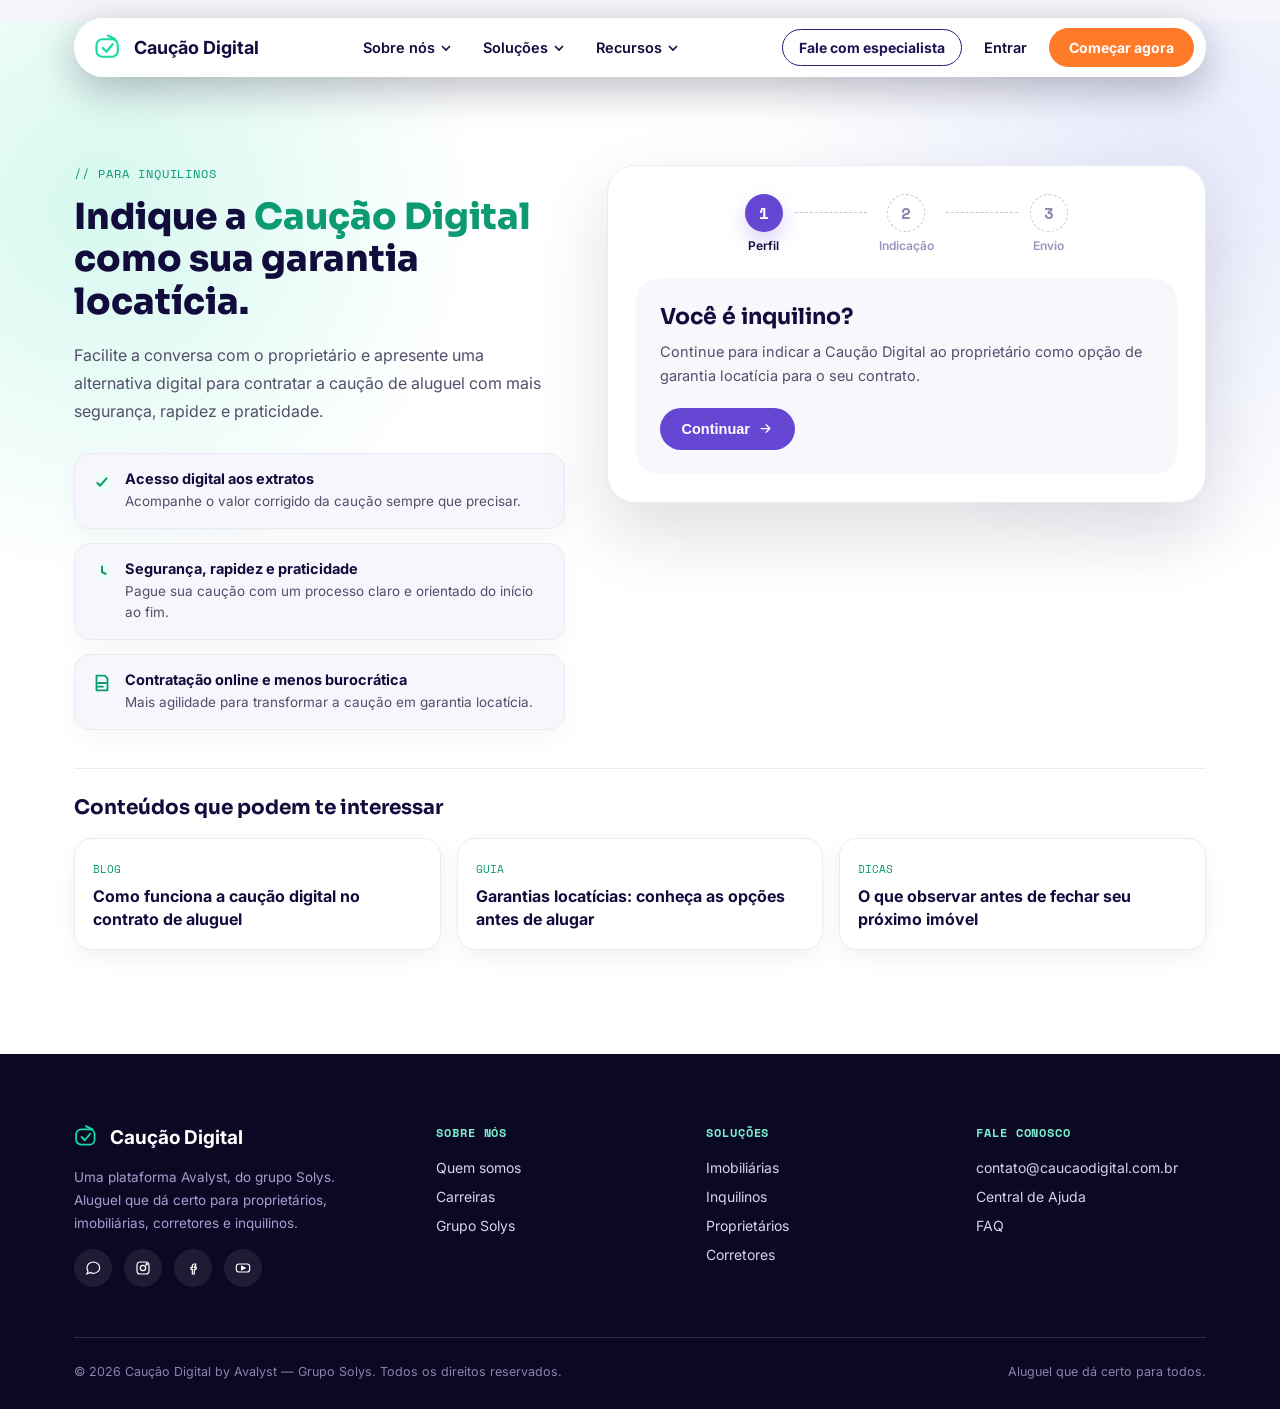
<file: inquilinos/index.html>
<!DOCTYPE html>
<html lang="pt-BR">
<head>
<meta charset="UTF-8">
<meta name="viewport" content="width=device-width, initial-scale=1.0">
<title>Inquilinos | Caução Digital by Avalyst</title>
<link rel="preconnect" href="https://fonts.googleapis.com">
<link href="https://fonts.googleapis.com/css2?family=Sora:wght@400;600;700;800&family=Inter:wght@400;500;600;700&family=Space+Mono:wght@400;700&display=swap" rel="stylesheet">
<link rel="stylesheet" href="/assets/css/styles.css">
</head>
<body>

<div class="nav-shell">
  <div class="wrap">
    <nav class="nav">
      <a href="/" class="nav-logo">
        <svg width="30" height="30" viewBox="0 0 48 48" fill="none"><rect x="4" y="10" width="34" height="28" rx="9" stroke="#17D9A3" stroke-width="3.4"/><path d="M22 4 L34 10" stroke="#17D9A3" stroke-width="3.4" stroke-linecap="round"/><path d="M14 24 L20 30 L30 18" stroke="#17D9A3" stroke-width="3.6" stroke-linecap="round" stroke-linejoin="round"/></svg>
        Caução Digital
      </a>

      <div class="nav-links">
        <div class="nav-item" data-drop="about">
          <button>Sobre nós <svg viewBox="0 0 10 6" fill="none"><path d="M1 1L5 5L9 1" stroke="currentColor" stroke-width="1.6"/></svg></button>
          <div class="megadrop about">
            <div class="head">Sobre nós</div>
            <a class="row" href="/#ajuda">Quem somos</a>
            <a class="row" href="/#conteudos">Carreiras</a>
            <a class="row" href="/#ajuda">Grupo Solys</a>
          </div>
        </div>
        <div class="nav-item" data-drop="solutions">
          <button>Soluções <svg viewBox="0 0 10 6" fill="none"><path d="M1 1L5 5L9 1" stroke="currentColor" stroke-width="1.6"/></svg></button>
          <div class="megadrop solutions">
            <div class="head">Soluções</div>
            <span class="eyebrow-mini">CASOS DE USO</span>
            <a class="row" href="/imobiliarias/">Imobiliárias</a>
            <a class="row" href="/inquilinos/" aria-current="page">Inquilinos</a>
            <a class="row" href="/proprietarios/">Proprietários</a>
            <a class="row" href="/corretores/">Corretores</a>
          </div>
        </div>
        <div class="nav-item" data-drop="resources">
          <button>Recursos <svg viewBox="0 0 10 6" fill="none"><path d="M1 1L5 5L9 1" stroke="currentColor" stroke-width="1.6"/></svg></button>
          <div class="megadrop resources">
            <div class="head">Recursos</div>
            <a class="row" href="/#ajuda">Central de Ajuda</a>
            <a class="row" href="/blog/">Blog</a>
            <a class="row" href="/#materiais">Materiais Ricos</a>
            <a class="row" href="/#cases">Cases de Sucesso</a>
            <a class="row" href="/#faq">FAQ</a>
            <a class="row" href="/#newsletter">Newsletter (Ava Insights)</a>
          </div>
        </div>
      </div>

      <div class="nav-right">
        <a href="mailto:contato@caucaodigital.com.br" class="nav-cta-outline">Fale com especialista</a>
        <a href="/" class="nav-plain">Entrar</a>
        <a href="/proprietarios/" class="nav-cta">Começar agora</a>
        <button class="burger" aria-label="menu">
          <svg viewBox="0 0 24 24" fill="none"><path d="M3 6H21M3 12H21M3 18H21" stroke="#14112B" stroke-width="2" stroke-linecap="round"/></svg>
        </button>
      </div>
    </nav>
  </div>
</div>

<main class="page-main">
<!-- ===== TENANT PAGE ===== -->
<section class="tenant-page" id="inquilinos">
  <div class="wrap">
    <div class="tenant-hero">
      <div class="tenant-copy">
        <span class="section-eyebrow">// PARA INQUILINOS</span>
        <h2>Indique a <span class="accent">Caução Digital</span> como sua garantia locatícia.</h2>
        <p>Facilite a conversa com o proprietário e apresente uma alternativa digital para contratar a caução de aluguel com mais segurança, rapidez e praticidade.</p>
        <div class="tenant-benefits">
          <div class="tenant-benefit">
            <svg viewBox="0 0 24 24" fill="none"><circle cx="12" cy="12" r="10" fill="#EFFCF7"/><path d="M7 13L10 16L17 8" stroke="#0B9A72" stroke-width="2.2" stroke-linecap="round" stroke-linejoin="round"/></svg>
            <div>
              <strong>Acesso digital aos extratos</strong>
              <span>Acompanhe o valor corrigido da caução sempre que precisar.</span>
            </div>
          </div>
          <div class="tenant-benefit">
            <svg viewBox="0 0 24 24" fill="none"><circle cx="12" cy="12" r="10" fill="#EFFCF7"/><path d="M12 6V12L16 14" stroke="#0B9A72" stroke-width="2.2" stroke-linecap="round" stroke-linejoin="round"/></svg>
            <div>
              <strong>Segurança, rapidez e praticidade</strong>
              <span>Pague sua caução com um processo claro e orientado do início ao fim.</span>
            </div>
          </div>
          <div class="tenant-benefit">
            <svg viewBox="0 0 24 24" fill="none"><circle cx="12" cy="12" r="10" fill="#EFFCF7"/><path d="M8 12H16M8 16H13M9 4H15L18 7V20H6V4H9Z" stroke="#0B9A72" stroke-width="2" stroke-linecap="round" stroke-linejoin="round"/></svg>
            <div>
              <strong>Contratação online e menos burocrática</strong>
              <span>Mais agilidade para transformar a caução em garantia locatícia.</span>
            </div>
          </div>
        </div>
      </div>

      <div class="tenant-card" data-tenant-card>
        <div class="tenant-steps">
          <div class="tenant-step active" data-tenant-step="1"><span class="dot">1</span><span>Perfil</span></div>
          <div class="tenant-line"></div>
          <div class="tenant-step" data-tenant-step="2"><span class="dot">2</span><span>Indicação</span></div>
          <div class="tenant-line"></div>
          <div class="tenant-step" data-tenant-step="3"><span class="dot">3</span><span>Envio</span></div>
        </div>

        <div class="tenant-panel tenant-start">
          <h3>Você é inquilino?</h3>
          <p>Continue para indicar a Caução Digital ao proprietário como opção de garantia locatícia para o seu contrato.</p>
          <div class="tenant-actions">
            <button class="btn-purple" type="button" data-tenant-continue>Continuar
              <svg width="15" height="15" viewBox="0 0 24 24" fill="none"><path d="M5 12H19M19 12L13 6M19 12L13 18" stroke="#fff" stroke-width="2" stroke-linecap="round"/></svg>
            </button>
          </div>
        </div>

        <form class="tenant-form" data-tenant-form>
          <div class="tenant-panel">
            <h3>Indique a Caução Digital como sua garantia locatícia</h3>
            <p>Preencha seus dados para gerar uma indicação que você pode enviar ao proprietário.</p>
            <div class="tenant-form-grid">
              <div class="tenant-field">
                <label for="tenant-name">Nome completo</label>
                <input id="tenant-name" name="nome" type="text" placeholder="Seu nome completo" required>
              </div>
              <div class="tenant-field">
                <label for="tenant-phone">Telefone</label>
                <input id="tenant-phone" name="telefone" type="tel" placeholder="(00) 00000-0000" required>
              </div>
              <div class="tenant-field">
                <label for="tenant-email">E-mail</label>
                <input id="tenant-email" name="email" type="email" placeholder="voce@email.com" required>
              </div>
              <div class="tenant-field">
                <label for="tenant-cpf">CPF</label>
                <input id="tenant-cpf" name="cpf" type="text" placeholder="000.000.000-00" required>
              </div>
            </div>
            <div class="tenant-submit">
              <button class="btn-purple" type="submit">Indique
                <svg width="15" height="15" viewBox="0 0 24 24" fill="none"><path d="M4 12L20 4L16 20L12 14L4 12Z" stroke="#fff" stroke-width="2" stroke-linecap="round" stroke-linejoin="round"/></svg>
              </button>
            </div>
          </div>
        </form>

        <div class="tenant-success" data-tenant-success>
          <strong>Indicação pronta para enviar.</strong>
          <p>Copie o link e compartilhe com o proprietário para apresentar a Caução Digital.</p>
          <div class="tenant-share">
            <input type="text" value="https://caucaodigital.com.br/inquilinos/" data-tenant-link readonly>
            <button class="btn-purple" type="button" data-copy-tenant-link>Copiar link</button>
          </div>
          <div class="tenant-actions" style="margin-top:18px;">
            <a class="btn-buskasa" href="https://www.buskasa.com.br/" target="_blank" rel="noopener">Ainda não achou o lar perfeito? Continue procurando aqui</a>
          </div>
        </div>
      </div>
    </div>

    <div class="tenant-content">
      <h3>Conteúdos que podem te interessar</h3>
      <div class="tenant-blog-grid">
        <a class="tenant-blog-card" href="/blog/">
          <span>Blog</span>
          <strong>Como funciona a caução digital no contrato de aluguel</strong>
        </a>
        <a class="tenant-blog-card" href="/blog/">
          <span>Guia</span>
          <strong>Garantias locatícias: conheça as opções antes de alugar</strong>
        </a>
        <a class="tenant-blog-card" href="/blog/">
          <span>Dicas</span>
          <strong>O que observar antes de fechar seu próximo imóvel</strong>
        </a>
      </div>
    </div>
  </div>
</section>
</main>

<!-- ===== FOOTER ===== -->
<footer>
  <div class="wrap">
    <div class="foot-top">
      <div>
        <div class="foot-logo">
          <svg width="26" height="26" viewBox="0 0 48 48" fill="none"><rect x="4" y="10" width="34" height="28" rx="9" stroke="#17D9A3" stroke-width="3.4"/><path d="M22 4 L34 10" stroke="#17D9A3" stroke-width="3.4" stroke-linecap="round"/><path d="M14 24 L20 30 L30 18" stroke="#17D9A3" stroke-width="3.6" stroke-linecap="round" stroke-linejoin="round"/></svg>
          Caução Digital
        </div>
        <p class="foot-desc">Uma plataforma Avalyst, do grupo Solys. Aluguel que dá certo para proprietários, imobiliárias, corretores e inquilinos.</p>
        <div class="foot-social">
          <a href="#" aria-label="WhatsApp"><svg viewBox="0 0 24 24" fill="none" stroke-width="1.8"><path d="M3 21L4.5 16.5C3.5 15 3 13.2 3 11.5C3 6.8 7.3 3 12.5 3S22 6.8 22 11.5 17.7 20 12.5 20C10.8 20 9.2 19.6 7.8 18.8L3 21Z"/></svg></a>
          <a href="#" aria-label="Instagram"><svg viewBox="0 0 24 24" fill="none" stroke-width="1.8"><rect x="3" y="3" width="18" height="18" rx="5"/><circle cx="12" cy="12" r="4"/><circle cx="17.5" cy="6.5" r="1"/></svg></a>
          <a href="#" aria-label="Facebook"><svg viewBox="0 0 24 24" fill="none" stroke-width="1.8"><path d="M14 9H16V6H14C12.3 6 11 7.3 11 9V11H9V14H11V21H14V14H16.5L17 11H14V9.5C14 9.2 14.2 9 14 9Z"/></svg></a>
          <a href="#" aria-label="YouTube"><svg viewBox="0 0 24 24" fill="none" stroke-width="1.8"><rect x="2" y="6" width="20" height="12" rx="4"/><path d="M10 9.5L15 12L10 14.5V9.5Z" fill="#fff"/></svg></a>
        </div>
      </div>
      <div class="foot-col">
        <h5>Sobre nós</h5>
        <a href="/#ajuda">Quem somos</a>
        <a href="/#conteudos">Carreiras</a>
        <a href="/#ajuda">Grupo Solys</a>
      </div>
      <div class="foot-col">
        <h5>Soluções</h5>
        <a href="/imobiliarias/">Imobiliárias</a>
        <a href="/inquilinos/" aria-current="page">Inquilinos</a>
        <a href="/proprietarios/">Proprietários</a>
        <a href="/corretores/">Corretores</a>
      </div>
      <div class="foot-col">
        <h5>Fale conosco</h5>
        <a href="mailto:contato@caucaodigital.com.br">contato@caucaodigital.com.br</a>
        <a href="/#ajuda">Central de Ajuda</a>
        <a href="/#faq">FAQ</a>
      </div>
    </div>
    <div class="foot-bottom">
      <span>© 2026 Caução Digital by Avalyst — Grupo Solys. Todos os direitos reservados.</span>
      <span>Aluguel que dá certo para todos.</span>
    </div>
  </div>
</footer>

<script src="/assets/js/main.js"></script>
</body>
</html>
</file>
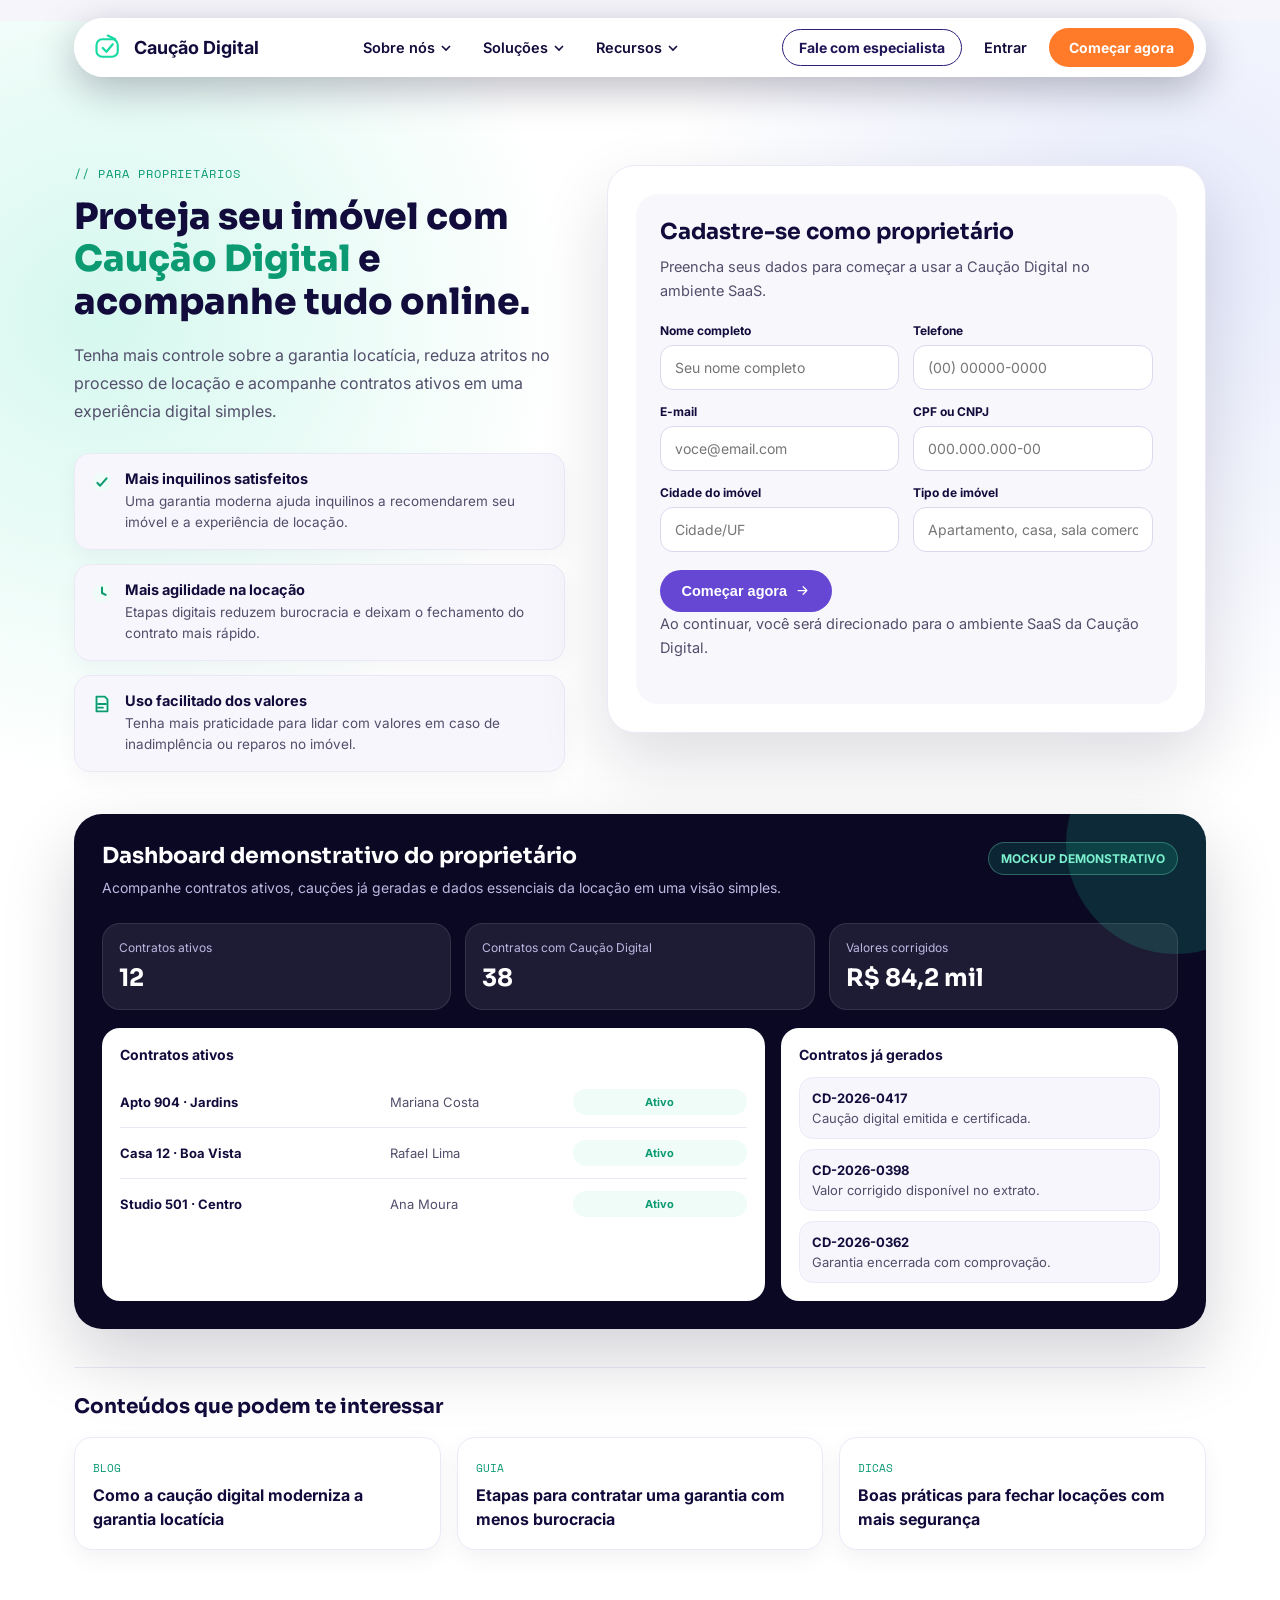
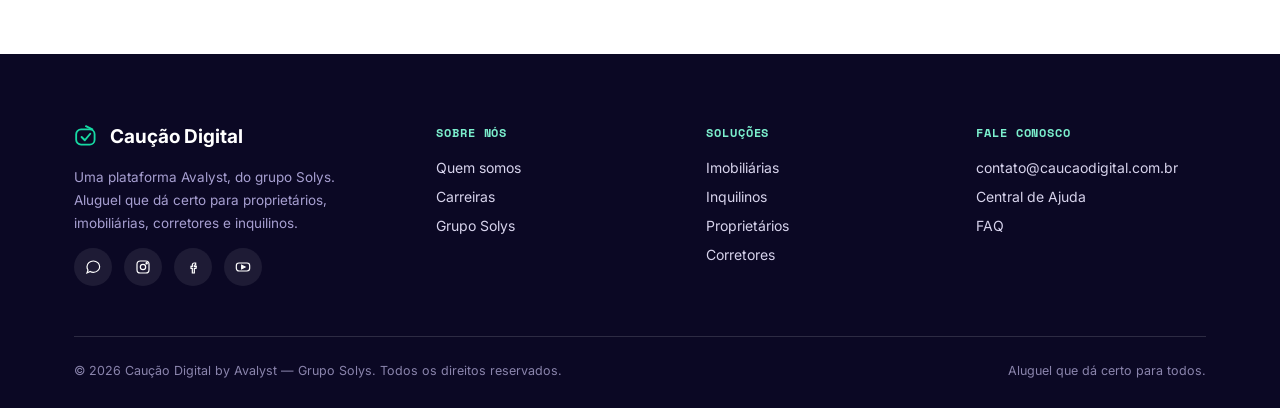
<file: proprietarios/index.html>
<!DOCTYPE html>
<html lang="pt-BR">
<head>
<meta charset="UTF-8">
<meta name="viewport" content="width=device-width, initial-scale=1.0">
<title>Proprietários | Caução Digital by Avalyst</title>
<link rel="preconnect" href="https://fonts.googleapis.com">
<link href="https://fonts.googleapis.com/css2?family=Sora:wght@400;600;700;800&family=Inter:wght@400;500;600;700&family=Space+Mono:wght@400;700&display=swap" rel="stylesheet">
<link rel="stylesheet" href="/assets/css/styles.css">
</head>
<body>

<div class="nav-shell">
  <div class="wrap">
    <nav class="nav">
      <a href="/" class="nav-logo">
        <svg width="30" height="30" viewBox="0 0 48 48" fill="none"><rect x="4" y="10" width="34" height="28" rx="9" stroke="#17D9A3" stroke-width="3.4"/><path d="M22 4 L34 10" stroke="#17D9A3" stroke-width="3.4" stroke-linecap="round"/><path d="M14 24 L20 30 L30 18" stroke="#17D9A3" stroke-width="3.6" stroke-linecap="round" stroke-linejoin="round"/></svg>
        Caução Digital
      </a>

      <div class="nav-links">
        <div class="nav-item" data-drop="about">
          <button>Sobre nós <svg viewBox="0 0 10 6" fill="none"><path d="M1 1L5 5L9 1" stroke="currentColor" stroke-width="1.6"/></svg></button>
          <div class="megadrop about">
            <div class="head">Sobre nós</div>
            <a class="row" href="/#ajuda">Quem somos</a>
            <a class="row" href="/#conteudos">Carreiras</a>
            <a class="row" href="/#ajuda">Grupo Solys</a>
          </div>
        </div>
        <div class="nav-item" data-drop="solutions">
          <button>Soluções <svg viewBox="0 0 10 6" fill="none"><path d="M1 1L5 5L9 1" stroke="currentColor" stroke-width="1.6"/></svg></button>
          <div class="megadrop solutions">
            <div class="head">Soluções</div>
            <span class="eyebrow-mini">CASOS DE USO</span>
            <a class="row" href="/imobiliarias/">Imobiliárias</a>
            <a class="row" href="/inquilinos/">Inquilinos</a>
            <a class="row" href="/proprietarios/" aria-current="page">Proprietários</a>
            <a class="row" href="/corretores/">Corretores</a>
          </div>
        </div>
        <div class="nav-item" data-drop="resources">
          <button>Recursos <svg viewBox="0 0 10 6" fill="none"><path d="M1 1L5 5L9 1" stroke="currentColor" stroke-width="1.6"/></svg></button>
          <div class="megadrop resources">
            <div class="head">Recursos</div>
            <a class="row" href="/#ajuda">Central de Ajuda</a>
            <a class="row" href="/blog/">Blog</a>
            <a class="row" href="/#materiais">Materiais Ricos</a>
            <a class="row" href="/#cases">Cases de Sucesso</a>
            <a class="row" href="/#faq">FAQ</a>
            <a class="row" href="/#newsletter">Newsletter (Ava Insights)</a>
          </div>
        </div>
      </div>

      <div class="nav-right">
        <a href="mailto:contato@caucaodigital.com.br" class="nav-cta-outline">Fale com especialista</a>
        <a href="/" class="nav-plain">Entrar</a>
        <a href="/proprietarios/" class="nav-cta">Começar agora</a>
        <button class="burger" aria-label="menu">
          <svg viewBox="0 0 24 24" fill="none"><path d="M3 6H21M3 12H21M3 18H21" stroke="#14112B" stroke-width="2" stroke-linecap="round"/></svg>
        </button>
      </div>
    </nav>
  </div>
</div>

<main class="page-main">
<section class="tenant-page" id="proprietarios">
  <div class="wrap">
    <div class="tenant-hero">
      <div class="tenant-copy">
        <span class="section-eyebrow">// PARA PROPRIETÁRIOS</span>
        <h2>Proteja seu imóvel com <span class="accent">Caução Digital</span> e acompanhe tudo online.</h2>
        <p>Tenha mais controle sobre a garantia locatícia, reduza atritos no processo de locação e acompanhe contratos ativos em uma experiência digital simples.</p>
        <div class="tenant-benefits">
          <div class="tenant-benefit">
            <svg viewBox="0 0 24 24" fill="none"><circle cx="12" cy="12" r="10" fill="#EFFCF7"/><path d="M7 13L10 16L17 8" stroke="#0B9A72" stroke-width="2.2" stroke-linecap="round" stroke-linejoin="round"/></svg>
            <div>
              <strong>Mais inquilinos satisfeitos</strong>
              <span>Uma garantia moderna ajuda inquilinos a recomendarem seu imóvel e a experiência de locação.</span>
            </div>
          </div>
          <div class="tenant-benefit">
            <svg viewBox="0 0 24 24" fill="none"><circle cx="12" cy="12" r="10" fill="#EFFCF7"/><path d="M12 6V12L16 14" stroke="#0B9A72" stroke-width="2.2" stroke-linecap="round" stroke-linejoin="round"/></svg>
            <div>
              <strong>Mais agilidade na locação</strong>
              <span>Etapas digitais reduzem burocracia e deixam o fechamento do contrato mais rápido.</span>
            </div>
          </div>
          <div class="tenant-benefit">
            <svg viewBox="0 0 24 24" fill="none"><circle cx="12" cy="12" r="10" fill="#EFFCF7"/><path d="M8 12H16M8 16H13M9 4H15L18 7V20H6V4H9Z" stroke="#0B9A72" stroke-width="2" stroke-linecap="round" stroke-linejoin="round"/></svg>
            <div>
              <strong>Uso facilitado dos valores</strong>
              <span>Tenha mais praticidade para lidar com valores em caso de inadimplência ou reparos no imóvel.</span>
            </div>
          </div>
        </div>
      </div>

      <div class="tenant-card">
        <form class="tenant-form solution-form" action="https://app.caucaodigital.com.br/" method="get" target="_blank">
          <div class="tenant-panel">
            <h3>Cadastre-se como proprietário</h3>
            <p>Preencha seus dados para começar a usar a Caução Digital no ambiente SaaS.</p>
            <div class="tenant-form-grid">
              <div class="tenant-field">
                <label for="owner-name">Nome completo</label>
                <input id="owner-name" name="owner-name" type="text" placeholder="Seu nome completo" required>
              </div>
              <div class="tenant-field">
                <label for="owner-phone">Telefone</label>
                <input id="owner-phone" name="owner-phone" type="tel" placeholder="(00) 00000-0000" required>
              </div>
              <div class="tenant-field">
                <label for="owner-email">E-mail</label>
                <input id="owner-email" name="owner-email" type="email" placeholder="voce@email.com" required>
              </div>
              <div class="tenant-field">
                <label for="owner-document">CPF ou CNPJ</label>
                <input id="owner-document" name="owner-document" type="text" placeholder="000.000.000-00" required>
              </div>
              <div class="tenant-field">
                <label for="owner-city">Cidade do imóvel</label>
                <input id="owner-city" name="owner-city" type="text" placeholder="Cidade/UF" required>
              </div>
              <div class="tenant-field">
                <label for="owner-property">Tipo de imóvel</label>
                <input id="owner-property" name="owner-property" type="text" placeholder="Apartamento, casa, sala comercial..." required>
              </div>
            </div>
            <div class="tenant-submit">
              <button class="btn-purple" type="submit">Começar agora
                <svg width="15" height="15" viewBox="0 0 24 24" fill="none"><path d="M5 12H19M19 12L13 6M19 12L13 18" stroke="#fff" stroke-width="2" stroke-linecap="round"/></svg>
              </button>
            </div>
            <p class="solution-note">Ao continuar, você será direcionado para o ambiente SaaS da Caução Digital.</p>
          </div>
        </form>
      </div>
    </div>
    <div class="solution-dashboard">
      <div class="dash-head">
        <div>
          <h3>Dashboard demonstrativo do proprietário</h3>
          <p>Acompanhe contratos ativos, cauções já geradas e dados essenciais da locação em uma visão simples.</p>
        </div>
        <span class="dash-badge">MOCKUP DEMONSTRATIVO</span>
      </div>
      <div class="dash-stats">
        <div class="dash-stat"><span>Contratos ativos</span><strong>12</strong></div>
        <div class="dash-stat"><span>Contratos com Caução Digital</span><strong>38</strong></div>
        <div class="dash-stat"><span>Valores corrigidos</span><strong>R$ 84,2 mil</strong></div>
      </div>
      <div class="dash-grid">
        <div class="dash-panel">
          <h4>Contratos ativos</h4>
          <div class="dash-row"><b>Apto 904 · Jardins</b><span>Mariana Costa</span><em class="dash-status">Ativo</em></div>
          <div class="dash-row"><b>Casa 12 · Boa Vista</b><span>Rafael Lima</span><em class="dash-status">Ativo</em></div>
          <div class="dash-row"><b>Studio 501 · Centro</b><span>Ana Moura</span><em class="dash-status">Ativo</em></div>
        </div>
        <div class="dash-panel">
          <h4>Contratos já gerados</h4>
          <ul class="dash-generated">
            <li><strong>CD-2026-0417</strong><span>Caução digital emitida e certificada.</span></li>
            <li><strong>CD-2026-0398</strong><span>Valor corrigido disponível no extrato.</span></li>
            <li><strong>CD-2026-0362</strong><span>Garantia encerrada com comprovação.</span></li>
          </ul>
        </div>
      </div>
    </div>
    <div class="tenant-content">
      <h3>Conteúdos que podem te interessar</h3>
      <div class="tenant-blog-grid">
        <a class="tenant-blog-card" href="/blog/">
          <span>Blog</span>
          <strong>Como a caução digital moderniza a garantia locatícia</strong>
        </a>
        <a class="tenant-blog-card" href="/blog/">
          <span>Guia</span>
          <strong>Etapas para contratar uma garantia com menos burocracia</strong>
        </a>
        <a class="tenant-blog-card" href="/blog/">
          <span>Dicas</span>
          <strong>Boas práticas para fechar locações com mais segurança</strong>
        </a>
      </div>
    </div>
  </div>
</section>
</main>

<!-- ===== FOOTER ===== -->
<footer>
  <div class="wrap">
    <div class="foot-top">
      <div>
        <div class="foot-logo">
          <svg width="26" height="26" viewBox="0 0 48 48" fill="none"><rect x="4" y="10" width="34" height="28" rx="9" stroke="#17D9A3" stroke-width="3.4"/><path d="M22 4 L34 10" stroke="#17D9A3" stroke-width="3.4" stroke-linecap="round"/><path d="M14 24 L20 30 L30 18" stroke="#17D9A3" stroke-width="3.6" stroke-linecap="round" stroke-linejoin="round"/></svg>
          Caução Digital
        </div>
        <p class="foot-desc">Uma plataforma Avalyst, do grupo Solys. Aluguel que dá certo para proprietários, imobiliárias, corretores e inquilinos.</p>
        <div class="foot-social">
          <a href="#" aria-label="WhatsApp"><svg viewBox="0 0 24 24" fill="none" stroke-width="1.8"><path d="M3 21L4.5 16.5C3.5 15 3 13.2 3 11.5C3 6.8 7.3 3 12.5 3S22 6.8 22 11.5 17.7 20 12.5 20C10.8 20 9.2 19.6 7.8 18.8L3 21Z"/></svg></a>
          <a href="#" aria-label="Instagram"><svg viewBox="0 0 24 24" fill="none" stroke-width="1.8"><rect x="3" y="3" width="18" height="18" rx="5"/><circle cx="12" cy="12" r="4"/><circle cx="17.5" cy="6.5" r="1"/></svg></a>
          <a href="#" aria-label="Facebook"><svg viewBox="0 0 24 24" fill="none" stroke-width="1.8"><path d="M14 9H16V6H14C12.3 6 11 7.3 11 9V11H9V14H11V21H14V14H16.5L17 11H14V9.5C14 9.2 14.2 9 14 9Z"/></svg></a>
          <a href="#" aria-label="YouTube"><svg viewBox="0 0 24 24" fill="none" stroke-width="1.8"><rect x="2" y="6" width="20" height="12" rx="4"/><path d="M10 9.5L15 12L10 14.5V9.5Z" fill="#fff"/></svg></a>
        </div>
      </div>
      <div class="foot-col">
        <h5>Sobre nós</h5>
        <a href="/#ajuda">Quem somos</a>
        <a href="/#conteudos">Carreiras</a>
        <a href="/#ajuda">Grupo Solys</a>
      </div>
      <div class="foot-col">
        <h5>Soluções</h5>
        <a href="/imobiliarias/">Imobiliárias</a>
        <a href="/inquilinos/">Inquilinos</a>
        <a href="/proprietarios/" aria-current="page">Proprietários</a>
        <a href="/corretores/">Corretores</a>
      </div>
      <div class="foot-col">
        <h5>Fale conosco</h5>
        <a href="mailto:contato@caucaodigital.com.br">contato@caucaodigital.com.br</a>
        <a href="/#ajuda">Central de Ajuda</a>
        <a href="/#faq">FAQ</a>
      </div>
    </div>
    <div class="foot-bottom">
      <span>© 2026 Caução Digital by Avalyst — Grupo Solys. Todos os direitos reservados.</span>
      <span>Aluguel que dá certo para todos.</span>
    </div>
  </div>
</footer>

<script src="/assets/js/main.js"></script>
</body>
</html>
</file>
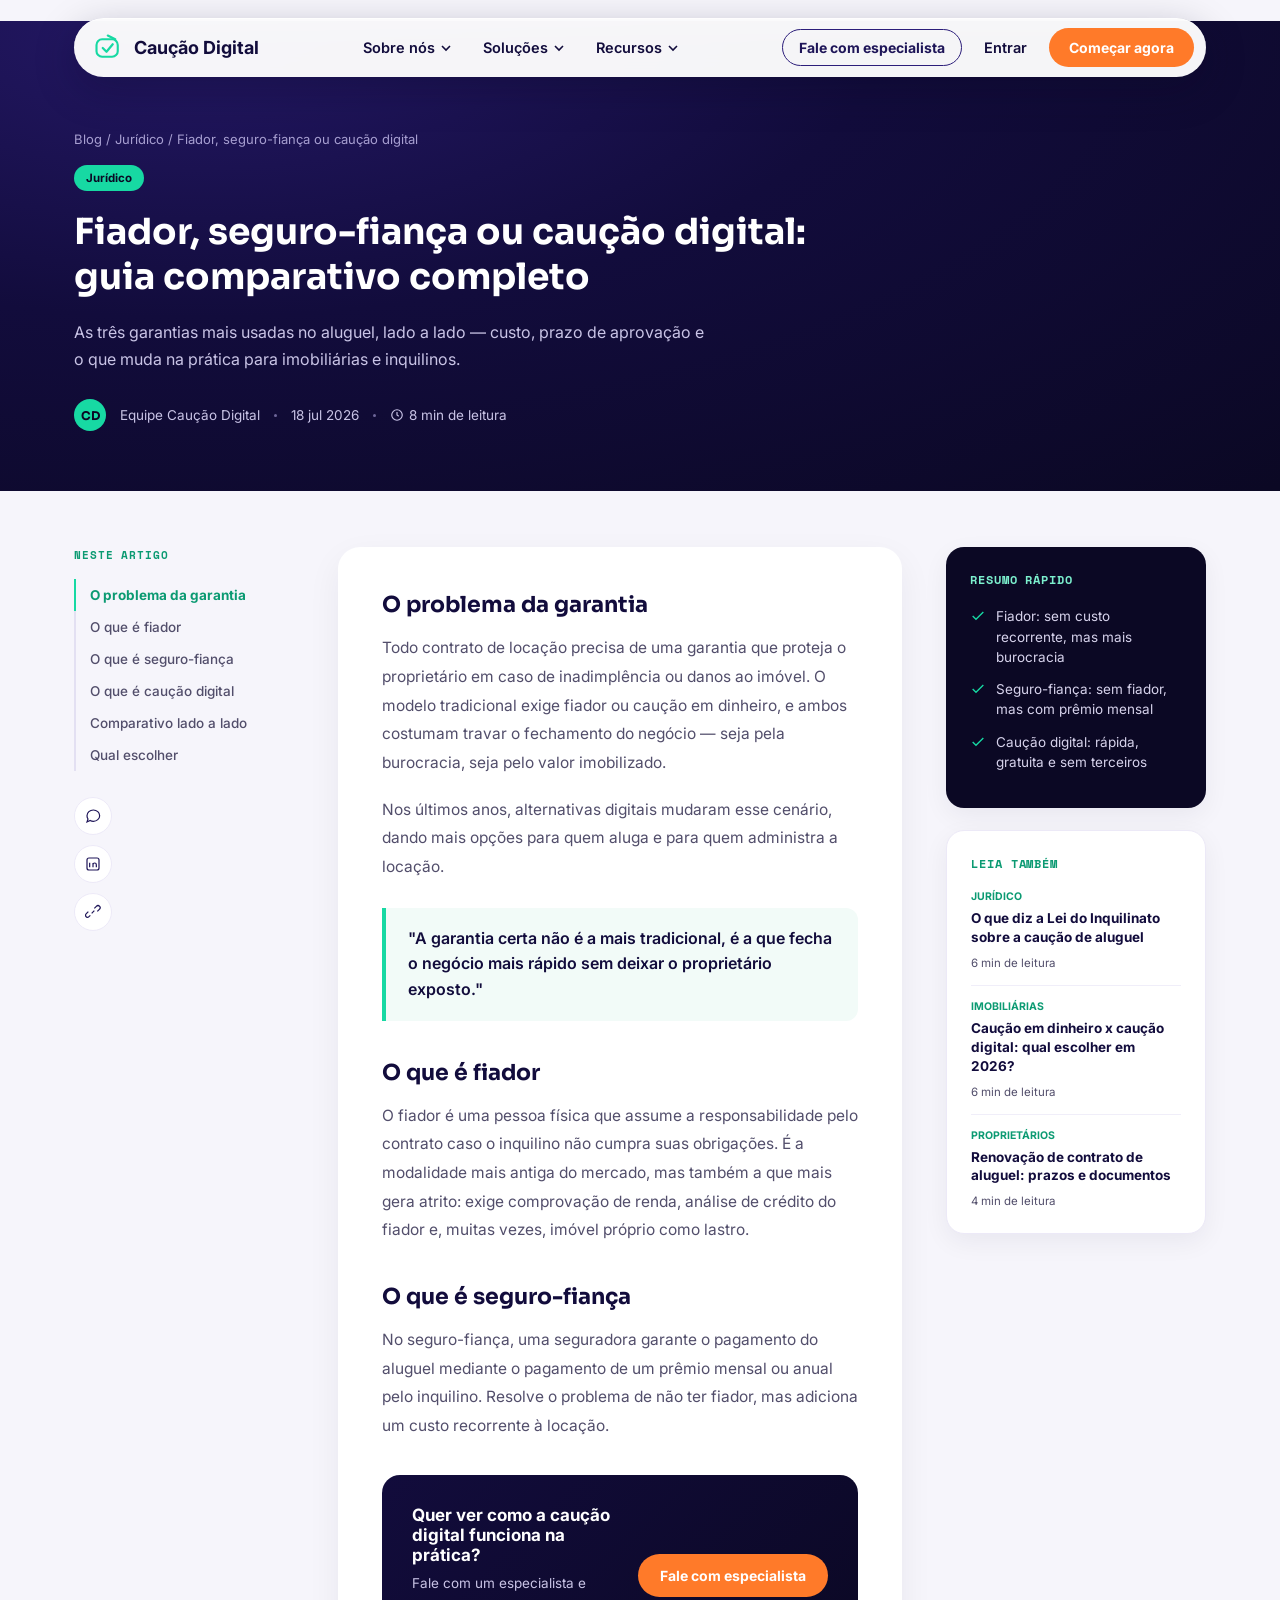
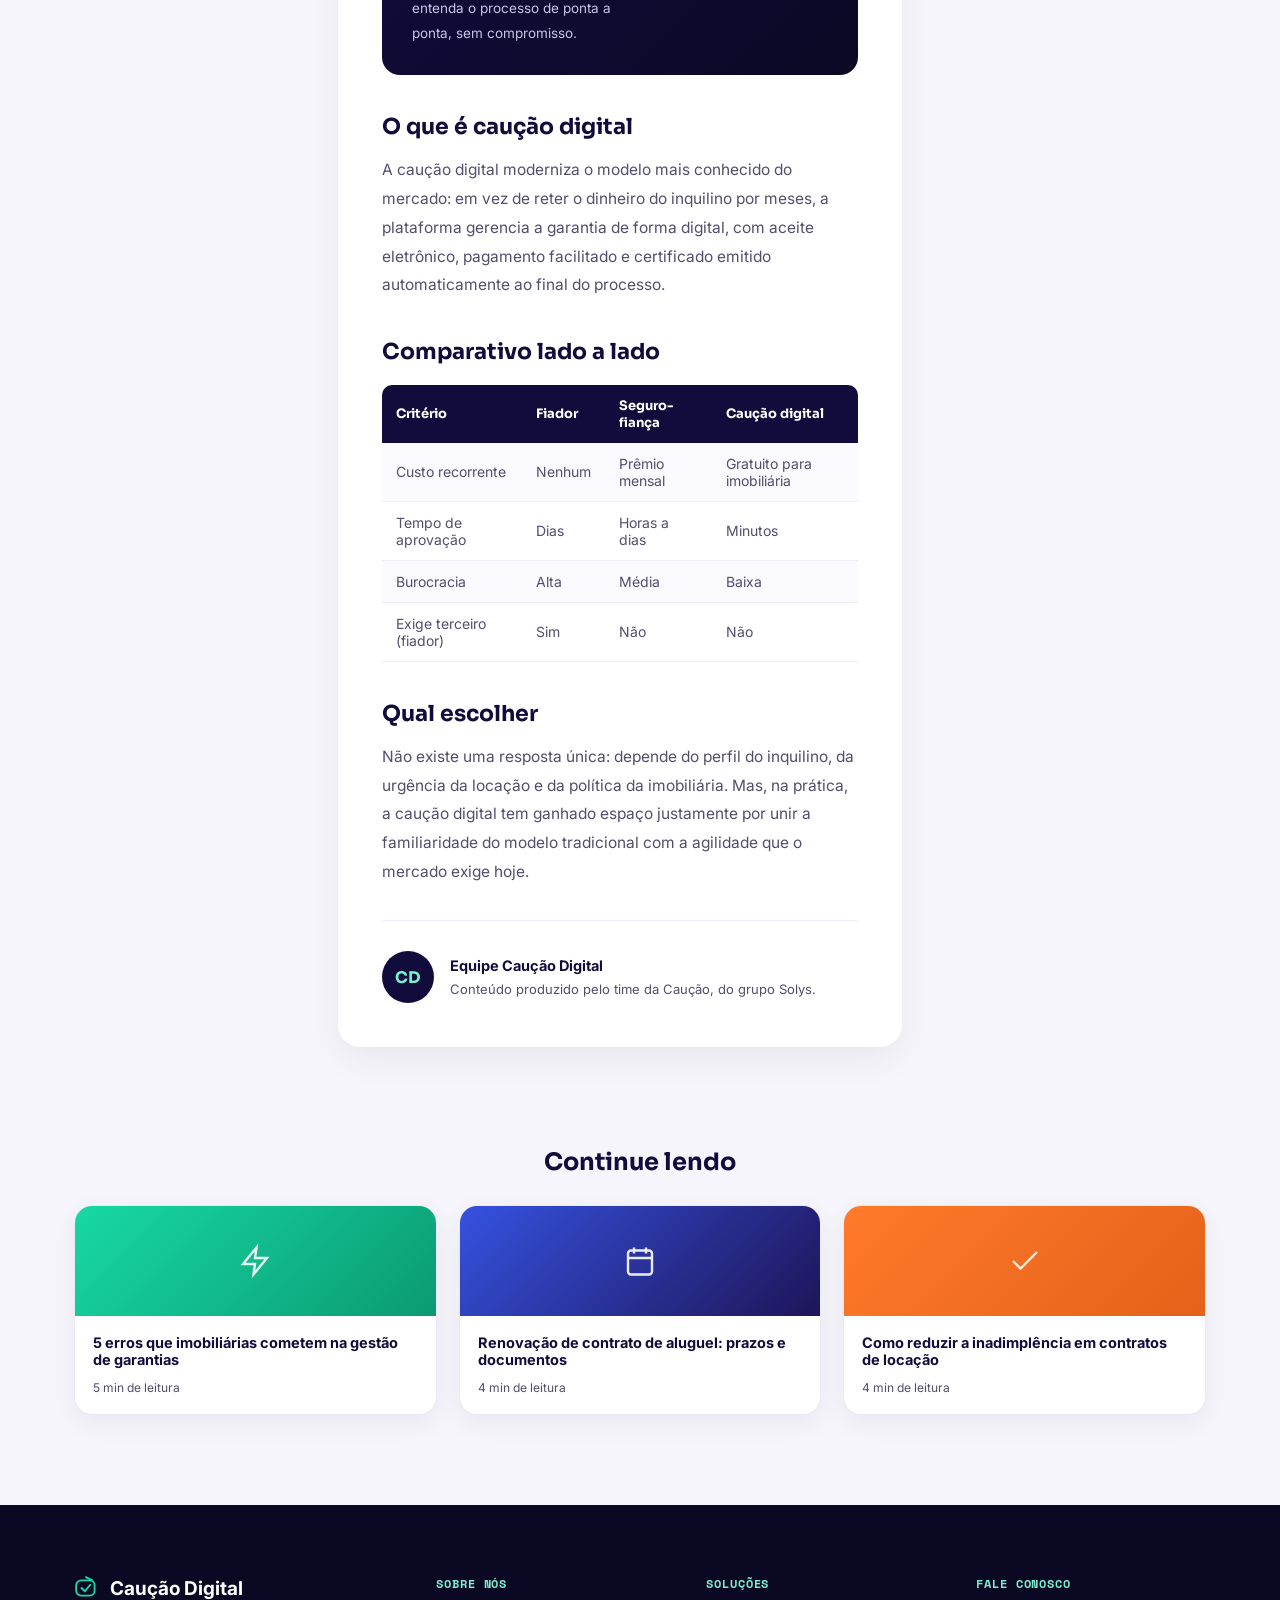
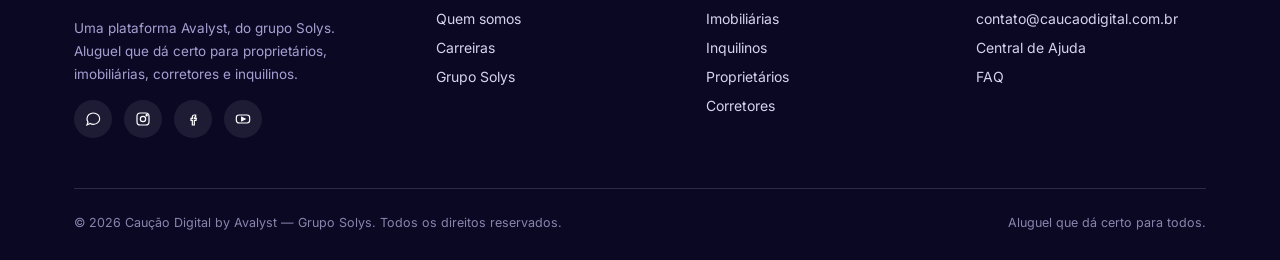
<file: blog/fiador-seguro-fianca-ou-caucao-digital/index.html>
<!DOCTYPE html>
<html lang="pt-BR">
<head>
<meta charset="UTF-8">
<meta name="viewport" content="width=device-width, initial-scale=1.0">
<title>Fiador, seguro-fiança ou caução digital: guia comparativo completo — Blog Caução Digital</title>
<link rel="preconnect" href="https://fonts.googleapis.com">
<link href="https://fonts.googleapis.com/css2?family=Sora:wght@400;600;700;800&family=Inter:wght@400;500;600;700&family=Space+Mono:wght@400;700&display=swap" rel="stylesheet">
<link rel="stylesheet" href="/assets/css/styles.css">
</head>
<body>

<div class="progress-bar" id="progressBar"></div>

<div class="nav-shell">
  <div class="wrap">
    <nav class="nav">
      <a href="/" class="nav-logo">
        <svg width="30" height="30" viewBox="0 0 48 48" fill="none"><rect x="4" y="10" width="34" height="28" rx="9" stroke="#17D9A3" stroke-width="3.4"/><path d="M22 4 L34 10" stroke="#17D9A3" stroke-width="3.4" stroke-linecap="round"/><path d="M14 24 L20 30 L30 18" stroke="#17D9A3" stroke-width="3.6" stroke-linecap="round" stroke-linejoin="round"/></svg>
        Caução Digital
      </a>

      <div class="nav-links">
        <div class="nav-item" data-drop="about">
          <button>Sobre nós <svg viewBox="0 0 10 6" fill="none"><path d="M1 1L5 5L9 1" stroke="currentColor" stroke-width="1.6"/></svg></button>
          <div class="megadrop about">
            <div class="head">Sobre nós</div>
            <a class="row" href="/#ajuda">Quem somos</a>
            <a class="row" href="/#conteudos">Carreiras</a>
            <a class="row" href="/#ajuda">Grupo Solys</a>
          </div>
        </div>
        <div class="nav-item" data-drop="solutions">
          <button>Soluções <svg viewBox="0 0 10 6" fill="none"><path d="M1 1L5 5L9 1" stroke="currentColor" stroke-width="1.6"/></svg></button>
          <div class="megadrop solutions">
            <div class="head">Soluções</div>
            <span class="eyebrow-mini">CASOS DE USO</span>
            <a class="row" href="/imobiliarias/">Imobiliárias</a>
            <a class="row" href="/inquilinos/">Inquilinos</a>
            <a class="row" href="/proprietarios/">Proprietários</a>
            <a class="row" href="/corretores/">Corretores</a>
          </div>
        </div>
        <div class="nav-item" data-drop="resources">
          <button>Recursos <svg viewBox="0 0 10 6" fill="none"><path d="M1 1L5 5L9 1" stroke="currentColor" stroke-width="1.6"/></svg></button>
          <div class="megadrop resources">
            <div class="head">Recursos</div>
            <a class="row" href="/#ajuda">Central de Ajuda</a>
            <a class="row" href="/blog/" aria-current="page">Blog</a>
            <a class="row" href="/#materiais">Materiais Ricos</a>
            <a class="row" href="/#cases">Cases de Sucesso</a>
            <a class="row" href="/#faq">FAQ</a>
            <a class="row" href="/#newsletter">Newsletter (Ava Insights)</a>
          </div>
        </div>
      </div>

      <div class="nav-right">
        <a href="mailto:contato@caucaodigital.com.br" class="nav-cta-outline">Fale com especialista</a>
        <a href="/" class="nav-plain">Entrar</a>
        <a href="/proprietarios/" class="nav-cta">Começar agora</a>
        <button class="burger" aria-label="menu">
          <svg viewBox="0 0 24 24" fill="none"><path d="M3 6H21M3 12H21M3 18H21" stroke="#14112B" stroke-width="2" stroke-linecap="round"/></svg>
        </button>
      </div>
    </nav>
  </div>
</div>

<header class="art-header">
  <div class="wrap">
    <div class="breadcrumb"><a href="/blog/">Blog</a> / <a href="/blog/">Jurídico</a> / Fiador, seguro-fiança ou caução digital</div>
    <span class="art-tag">Jurídico</span>
    <h1>Fiador, seguro-fiança ou caução digital: guia comparativo completo</h1>
    <p class="lead">As três garantias mais usadas no aluguel, lado a lado — custo, prazo de aprovação e o que muda na prática para imobiliárias e inquilinos.</p>
    <div class="art-meta-row">
      <div class="art-avatar-mini">CD</div>
      <span>Equipe Caução Digital</span>
      <span class="art-dot"></span>
      <span>18 jul 2026</span>
      <span class="art-dot"></span>
      <span class="art-read-time"><svg viewBox="0 0 24 24" fill="none" stroke="#C9C4E6" stroke-width="2"><circle cx="12" cy="12" r="9"/><path d="M12 7V12L15 14"/></svg>8 min de leitura</span>
    </div>
  </div>
</header>

<div class="wrap art-body-wrap">
  <div class="art-layout">
    <aside class="toc" id="toc">
      <h5>Neste artigo</h5>
      <a href="#s1" class="toc-link active">O problema da garantia</a>
      <a href="#s2" class="toc-link">O que é fiador</a>
      <a href="#s3" class="toc-link">O que é seguro-fiança</a>
      <a href="#s4" class="toc-link">O que é caução digital</a>
      <a href="#s5" class="toc-link">Comparativo lado a lado</a>
      <a href="#s6" class="toc-link">Qual escolher</a>
      <div class="share-col">
        <button class="share-btn" type="button" title="WhatsApp"><svg viewBox="0 0 24 24" fill="none" stroke="#1E1558" stroke-width="1.8"><path d="M3 21L4.5 16.5C3.5 15 3 13.2 3 11.5C3 6.8 7.3 3 12.5 3S22 6.8 22 11.5 17.7 20 12.5 20C10.8 20 9.2 19.6 7.8 18.8L3 21Z"/></svg></button>
        <button class="share-btn" type="button" title="LinkedIn"><svg viewBox="0 0 24 24" fill="none" stroke="#1E1558" stroke-width="1.8"><rect x="3" y="3" width="18" height="18" rx="3"/><path d="M7 10V17M7 7V7.01M12 17V13C12 11.5 13 10.5 14.5 10.5S17 11.5 17 13V17M12 10.5V17"/></svg></button>
        <button class="share-btn" type="button" title="Copiar link" data-copy-current-link><svg viewBox="0 0 24 24" fill="none" stroke="#1E1558" stroke-width="1.8"><path d="M10 14L14 10M8 17L6 19C4.5 20.5 2.5 20.5 1.5 19S0.5 16 2 14.5L5 11.5M14 6.5L17 3.5C18.5 2 20.5 2 22 3.5S23 6.5 21.5 8L18.5 11"/></svg></button>
      </div>
    </aside>

    <article class="art-content">
      <h2 id="s1">O problema da garantia</h2>
      <p>Todo contrato de locação precisa de uma garantia que proteja o proprietário em caso de inadimplência ou danos ao imóvel. O modelo tradicional exige fiador ou caução em dinheiro, e ambos costumam travar o fechamento do negócio — seja pela burocracia, seja pelo valor imobilizado.</p>
      <p>Nos últimos anos, alternativas digitais mudaram esse cenário, dando mais opções para quem aluga e para quem administra a locação.</p>

      <div class="pull-quote">"A garantia certa não é a mais tradicional, é a que fecha o negócio mais rápido sem deixar o proprietário exposto."</div>

      <h2 id="s2">O que é fiador</h2>
      <p>O fiador é uma pessoa física que assume a responsabilidade pelo contrato caso o inquilino não cumpra suas obrigações. É a modalidade mais antiga do mercado, mas também a que mais gera atrito: exige comprovação de renda, análise de crédito do fiador e, muitas vezes, imóvel próprio como lastro.</p>

      <h2 id="s3">O que é seguro-fiança</h2>
      <p>No seguro-fiança, uma seguradora garante o pagamento do aluguel mediante o pagamento de um prêmio mensal ou anual pelo inquilino. Resolve o problema de não ter fiador, mas adiciona um custo recorrente à locação.</p>

      <div class="inline-cta">
        <div>
          <h4>Quer ver como a caução digital funciona na prática?</h4>
          <p>Fale com um especialista e entenda o processo de ponta a ponta, sem compromisso.</p>
        </div>
        <a href="mailto:contato@caucaodigital.com.br" class="inline-cta-button">Fale com especialista</a>
      </div>

      <h2 id="s4">O que é caução digital</h2>
      <p>A caução digital moderniza o modelo mais conhecido do mercado: em vez de reter o dinheiro do inquilino por meses, a plataforma gerencia a garantia de forma digital, com aceite eletrônico, pagamento facilitado e certificado emitido automaticamente ao final do processo.</p>

      <h2 id="s5">Comparativo lado a lado</h2>
      <table class="compare-table">
        <tr><th>Critério</th><th>Fiador</th><th>Seguro-fiança</th><th>Caução digital</th></tr>
        <tr><td>Custo recorrente</td><td>Nenhum</td><td>Prêmio mensal</td><td>Gratuito para imobiliária</td></tr>
        <tr><td>Tempo de aprovação</td><td>Dias</td><td>Horas a dias</td><td>Minutos</td></tr>
        <tr><td>Burocracia</td><td>Alta</td><td>Média</td><td>Baixa</td></tr>
        <tr><td>Exige terceiro (fiador)</td><td>Sim</td><td>Não</td><td>Não</td></tr>
      </table>

      <h2 id="s6">Qual escolher</h2>
      <p>Não existe uma resposta única: depende do perfil do inquilino, da urgência da locação e da política da imobiliária. Mas, na prática, a caução digital tem ganhado espaço justamente por unir a familiaridade do modelo tradicional com a agilidade que o mercado exige hoje.</p>

      <div class="author-box">
        <div class="avatar-big">CD</div>
        <div>
          <h6>Equipe Caução Digital</h6>
          <span>Conteúdo produzido pelo time da Caução, do grupo Solys.</span>
        </div>
      </div>
    </article>

    <aside>
      <div class="side-card checklist">
        <h5>Resumo rápido</h5>
        <ul>
          <li><svg viewBox="0 0 24 24" fill="none" stroke="#17D9A3" stroke-width="2"><path d="M4 12L9 17L20 6"/></svg>Fiador: sem custo recorrente, mas mais burocracia</li>
          <li><svg viewBox="0 0 24 24" fill="none" stroke="#17D9A3" stroke-width="2"><path d="M4 12L9 17L20 6"/></svg>Seguro-fiança: sem fiador, mas com prêmio mensal</li>
          <li><svg viewBox="0 0 24 24" fill="none" stroke="#17D9A3" stroke-width="2"><path d="M4 12L9 17L20 6"/></svg>Caução digital: rápida, gratuita e sem terceiros</li>
        </ul>
      </div>
      <div class="side-card">
        <h5>Leia também</h5>
        <a class="related-item" href="/blog/">
          <span class="rtag">JURÍDICO</span>
          <h6>O que diz a Lei do Inquilinato sobre a caução de aluguel</h6>
          <span>6 min de leitura</span>
        </a>
        <a class="related-item" href="/blog/">
          <span class="rtag">IMOBILIÁRIAS</span>
          <h6>Caução em dinheiro x caução digital: qual escolher em 2026?</h6>
          <span>6 min de leitura</span>
        </a>
        <a class="related-item" href="/blog/">
          <span class="rtag">PROPRIETÁRIOS</span>
          <h6>Renovação de contrato de aluguel: prazos e documentos</h6>
          <span>4 min de leitura</span>
        </a>
      </div>
    </aside>
  </div>
</div>

<section class="continue-reading">
  <div class="wrap">
    <h3>Continue lendo</h3>
    <div class="cr-grid">
      <a class="cr-card" href="/blog/">
        <div class="media cr1"><svg viewBox="0 0 24 24" fill="none" stroke="#fff" stroke-width="1.6"><path d="M13 3L4 14H12L11 21L20 10H12L13 3Z"/></svg></div>
        <div class="content"><h4>5 erros que imobiliárias cometem na gestão de garantias</h4><span>5 min de leitura</span></div>
      </a>
      <a class="cr-card" href="/blog/">
        <div class="media cr2"><svg viewBox="0 0 24 24" fill="none" stroke="#fff" stroke-width="1.6"><rect x="4" y="5" width="16" height="16" rx="2"/><path d="M4 10H20M8 3V7M16 3V7"/></svg></div>
        <div class="content"><h4>Renovação de contrato de aluguel: prazos e documentos</h4><span>4 min de leitura</span></div>
      </a>
      <a class="cr-card" href="/blog/">
        <div class="media cr3"><svg viewBox="0 0 24 24" fill="none" stroke="#fff" stroke-width="1.6"><path d="M4 12L9 17L20 6"/></svg></div>
        <div class="content"><h4>Como reduzir a inadimplência em contratos de locação</h4><span>4 min de leitura</span></div>
      </a>
    </div>
  </div>
</section>

<!-- ===== FOOTER ===== -->
<footer>
  <div class="wrap">
    <div class="foot-top">
      <div>
        <div class="foot-logo">
          <svg width="26" height="26" viewBox="0 0 48 48" fill="none"><rect x="4" y="10" width="34" height="28" rx="9" stroke="#17D9A3" stroke-width="3.4"/><path d="M22 4 L34 10" stroke="#17D9A3" stroke-width="3.4" stroke-linecap="round"/><path d="M14 24 L20 30 L30 18" stroke="#17D9A3" stroke-width="3.6" stroke-linecap="round" stroke-linejoin="round"/></svg>
          Caução Digital
        </div>
        <p class="foot-desc">Uma plataforma Avalyst, do grupo Solys. Aluguel que dá certo para proprietários, imobiliárias, corretores e inquilinos.</p>
        <div class="foot-social">
          <a href="#" aria-label="WhatsApp"><svg viewBox="0 0 24 24" fill="none" stroke-width="1.8"><path d="M3 21L4.5 16.5C3.5 15 3 13.2 3 11.5C3 6.8 7.3 3 12.5 3S22 6.8 22 11.5 17.7 20 12.5 20C10.8 20 9.2 19.6 7.8 18.8L3 21Z"/></svg></a>
          <a href="#" aria-label="Instagram"><svg viewBox="0 0 24 24" fill="none" stroke-width="1.8"><rect x="3" y="3" width="18" height="18" rx="5"/><circle cx="12" cy="12" r="4"/><circle cx="17.5" cy="6.5" r="1"/></svg></a>
          <a href="#" aria-label="Facebook"><svg viewBox="0 0 24 24" fill="none" stroke-width="1.8"><path d="M14 9H16V6H14C12.3 6 11 7.3 11 9V11H9V14H11V21H14V14H16.5L17 11H14V9.5C14 9.2 14.2 9 14 9Z"/></svg></a>
          <a href="#" aria-label="YouTube"><svg viewBox="0 0 24 24" fill="none" stroke-width="1.8"><rect x="2" y="6" width="20" height="12" rx="4"/><path d="M10 9.5L15 12L10 14.5V9.5Z" fill="#fff"/></svg></a>
        </div>
      </div>
      <div class="foot-col">
        <h5>Sobre nós</h5>
        <a href="/#ajuda">Quem somos</a>
        <a href="/#conteudos">Carreiras</a>
        <a href="/#ajuda">Grupo Solys</a>
      </div>
      <div class="foot-col">
        <h5>Soluções</h5>
        <a href="/imobiliarias/">Imobiliárias</a>
        <a href="/inquilinos/">Inquilinos</a>
        <a href="/proprietarios/">Proprietários</a>
        <a href="/corretores/">Corretores</a>
      </div>
      <div class="foot-col">
        <h5>Fale conosco</h5>
        <a href="mailto:contato@caucaodigital.com.br">contato@caucaodigital.com.br</a>
        <a href="/#ajuda">Central de Ajuda</a>
        <a href="/#faq">FAQ</a>
      </div>
    </div>
    <div class="foot-bottom">
      <span>© 2026 Caução Digital by Avalyst — Grupo Solys. Todos os direitos reservados.</span>
      <span>Aluguel que dá certo para todos.</span>
    </div>
  </div>
</footer>

<script src="/assets/js/main.js"></script>
</body>
</html>
</file>
<file: assets/css/styles.css>
:root{
    --navy-950:#0B0824;
    --navy-900:#120C3C;
    --navy-800:#1E1558;
    --navy-700:#2C1E7A;
    --teal-500:#17D9A3;
    --teal-300:#7CF0CE;
    --orange-500:#FF7A29;
    --orange-600:#E4611A;
    --cream:#F6F5FB;
    --ink-900:#14112B;
    --ink-600:#524E6B;
    --white:#FFFFFF;
    --line: rgba(255,255,255,0.14);
  }
  *{box-sizing:border-box;}
  html{scroll-behavior:smooth;}
  body{
    margin:0;
    font-family:'Inter',sans-serif;
    color:var(--ink-900);
    background:var(--cream);
    -webkit-font-smoothing:antialiased;
  }
  h1,h2,h3,.display{font-family:'Sora',sans-serif;}
  .mono{font-family:'Space Mono',monospace;}
  a{text-decoration:none;color:inherit;}
  ul{list-style:none;margin:0;padding:0;}
  img,svg{display:block;}
  .wrap{max-width:1180px;margin:0 auto;padding:0 24px;}

  /* ===== NAV ===== */
  .nav-shell{
    position:sticky; top:0; z-index:100;
    padding:18px 24px 0;
    background:linear-gradient(180deg, rgba(11,8,36,0.0) 0%, rgba(11,8,36,0.0) 100%);
    pointer-events:none;
  }
  .nav-shell .wrap{pointer-events:auto;}
  .nav{
    display:flex; align-items:center; justify-content:space-between;
    background:rgba(255,255,255,0.96);
    border-radius:999px;
    padding:10px 12px 10px 20px;
    box-shadow:0 12px 40px rgba(11,8,36,0.28), 0 1px 0 rgba(255,255,255,0.6) inset;
    backdrop-filter: blur(10px);
  }
  .nav-logo{display:flex; align-items:center; gap:10px; font-weight:700; font-size:18px; color:var(--navy-900);}
  .nav-logo .tag{font-size:11px; color:var(--ink-600); font-weight:500; margin-left:2px;}
  .nav-links{display:flex; align-items:center; gap:4px;}
  .nav-item{position:relative;}
  .nav-item > button{
    display:flex; align-items:center; gap:6px;
    background:none; border:none; cursor:pointer;
    font-family:'Inter',sans-serif; font-size:14.5px; font-weight:600;
    color:var(--navy-900); padding:10px 14px; border-radius:999px;
  }
  .nav-item > button:hover, .nav-item.open > button{background:#EFEDFB;}
  .nav-item > button svg{width:10px; height:10px; transition:transform .2s;}
  .nav-item.open > button svg{transform:rotate(180deg);}
  .nav-plain{font-size:14.5px; font-weight:600; color:var(--navy-900); padding:10px 14px;}
  .nav-cta-outline{
    border:1.5px solid var(--navy-700); color:var(--navy-800);
    padding:9px 16px; border-radius:999px; font-weight:700; font-size:14px;
  }
  .nav-cta{
    background:var(--orange-500); color:#fff; font-weight:700; font-size:14px;
    padding:11px 20px; border-radius:999px; border:none; cursor:pointer;
  }
  .nav-cta:hover{background:var(--orange-600);}
  .nav-right{display:flex; align-items:center; gap:8px;}

  .megadrop{
    position:absolute; top:calc(100% + 12px); left:0;
    width:320px; background:#fff; border-radius:18px;
    box-shadow:0 24px 60px rgba(11,8,36,0.22);
    padding:16px; opacity:0; visibility:hidden; transform:translateY(6px);
    transition:.18s ease;
  }
  .nav-item.open .megadrop{opacity:1; visibility:visible; transform:translateY(0);}
  .megadrop .head{
    font-family:'Sora',sans-serif; font-weight:700; color:#fff; font-size:14px;
    padding:12px 14px; border-radius:12px; margin-bottom:10px;
  }
  .megadrop.about .head{background:var(--navy-900);}
  .megadrop.solutions .head{background:#3552E0;}
  .megadrop.resources .head{background:var(--teal-500); color:var(--navy-950);}
  .megadrop a.row{
    display:block; padding:10px 12px; border-radius:10px; font-size:14px; font-weight:600;
    color:var(--navy-900); background:#F5F4FB; margin-bottom:6px;
  }
  .megadrop a.row:hover{background:#EAE7FA;}
  .megadrop a.row[aria-current="page"]{background:#EAE7FA; color:#3552E0;}
  .eyebrow-mini{font-size:10.5px; font-weight:700; letter-spacing:.08em; color:var(--ink-600); padding:0 12px 6px;}

  /* ===== HERO ===== */
  .hero{
    position:relative; overflow:hidden;
    background:radial-gradient(120% 140% at 15% 0%, #241866 0%, var(--navy-900) 45%, var(--navy-950) 100%);
    padding:64px 0 96px; margin-top:-56px; padding-top:120px;
    color:#fff;
  }
  .cross{position:absolute; opacity:.5; filter:blur(0.3px);}
  .hero-grid{
    display:grid; grid-template-columns:1.05fr 0.95fr; gap:56px; align-items:center;
    position:relative; z-index:2;
  }
  .eyebrow{
    display:inline-flex; align-items:center; gap:8px;
    font-family:'Space Mono',monospace; font-size:12px; letter-spacing:.06em;
    color:var(--teal-300); background:rgba(23,217,163,0.12);
    border:1px solid rgba(23,217,163,0.35); padding:6px 12px; border-radius:999px; margin-bottom:22px;
  }
  .hero h1{
    font-size:44px; line-height:1.12; font-weight:800; margin:0 0 20px; letter-spacing:-0.01em;
  }
  .hero h1 .accent{color:var(--teal-300);}
  .hero p.lead{font-size:17px; line-height:1.65; color:#C9C4E6; max-width:520px; margin:0 0 30px;}
  .hero-ctas{display:flex; align-items:center; gap:18px; margin-bottom:40px;}
  .btn-primary{
    background:var(--orange-500); color:#fff; font-weight:700; font-size:15px;
    padding:15px 26px; border-radius:12px; border:none; cursor:pointer; display:inline-flex; align-items:center; gap:8px;
    box-shadow:0 14px 30px rgba(255,122,41,0.28);
  }
  .btn-primary:hover{background:var(--orange-600);}
  .btn-ghost{
    display:inline-flex; align-items:center; gap:10px; color:#fff; font-weight:700; font-size:15px;
  }
  .btn-ghost .play{
    width:36px; height:36px; border-radius:50%; border:1.5px solid rgba(255,255,255,0.5);
    display:flex; align-items:center; justify-content:center;
  }
  .free-note{display:flex; align-items:center; gap:10px; color:#A79FD1; font-size:14px;}
  .free-note b{color:var(--teal-300);}

  /* certificate mock card */
  .cert-card{
    position:relative; background:#fff; border-radius:22px; padding:26px;
    box-shadow:0 40px 90px rgba(6,4,24,0.55);
    color:var(--ink-900);
  }
  .cert-top{display:flex; align-items:center; justify-content:space-between; margin-bottom:18px;}
  .cert-badge{
    display:flex; align-items:center; gap:10px; background:#EFFCF7; color:#0B9A72;
    padding:8px 12px; border-radius:999px; font-weight:700; font-size:12.5px;
  }
  .cert-badge svg{width:16px; height:16px;}
  .cert-num{font-family:'Space Mono',monospace; font-size:11px; color:var(--ink-600);}
  .cert-title{font-family:'Sora',sans-serif; font-weight:700; font-size:19px; margin:0 0 4px;}
  .cert-sub{font-size:13.5px; color:var(--ink-600); margin:0 0 20px;}
  .cert-list{display:flex; flex-direction:column; gap:12px; margin-bottom:20px;}
  .cert-list li{display:flex; align-items:flex-start; gap:10px; font-size:14px; font-weight:500; list-style:none;}
  .cert-list li svg{flex:none; width:18px; height:18px; margin-top:1px;}
  .cert-progress{background:#F1F0F8; border-radius:14px; padding:14px 16px; display:flex; align-items:center; justify-content:space-between;}
  .cert-progress .lbl{font-size:12.5px; color:var(--ink-600); font-weight:600;}
  .cert-progress .val{font-family:'Space Mono',monospace; font-weight:700; color:var(--navy-900); font-size:13px;}
  .seal{
    position:absolute; right:-18px; bottom:-18px; width:92px; height:92px;
    background:var(--teal-500); border-radius:50%; display:flex; align-items:center; justify-content:center;
    box-shadow:0 18px 34px rgba(23,217,163,0.5); border:3px solid var(--navy-950);
    animation:spin 18s linear infinite;
  }
  .seal span{font-family:'Space Mono',monospace; font-weight:700; font-size:9.5px; color:var(--navy-950); text-align:center; line-height:1.3;}
  @keyframes spin{ from{ transform:rotate(0deg);} to{transform:rotate(360deg);} }
  .seal-check{position:absolute; right:2px; bottom:2px; width:88px; height:88px; display:flex; align-items:center; justify-content:center; animation:none;}

  /* ===== INTRO / COPY BLOCK ===== */
  .intro{padding:88px 0 40px;}
  .intro-grid{display:grid; grid-template-columns:0.9fr 1.1fr; gap:60px; align-items:start;}
  .section-eyebrow{
    font-family:'Space Mono',monospace; font-size:12px; letter-spacing:.08em; color:#0B9A72;
    text-transform:uppercase; margin-bottom:14px; display:block;
  }
  .intro h2{font-size:32px; line-height:1.25; margin:0; color:var(--navy-900); font-weight:800;}
  .intro p{font-size:16.5px; line-height:1.75; color:var(--ink-600); margin:0 0 16px;}
  .intro-highlight{
    background:#fff; border-left:4px solid var(--teal-500); border-radius:12px;
    padding:16px 20px; font-weight:600; color:var(--navy-900); font-size:15px;
    box-shadow:0 8px 24px rgba(20,17,43,0.06);
  }

  /* ===== FEATURES ===== */
  .features{padding:20px 0 100px;}
  .feat-grid{display:grid; grid-template-columns:repeat(5,1fr); gap:16px; margin-top:40px;}
  .feat-card{
    background:#fff; border-radius:18px; padding:24px 18px; box-shadow:0 8px 26px rgba(20,17,43,0.06);
    border:1px solid #ECE9F7;
  }
  .feat-card .num{font-family:'Space Mono',monospace; font-size:12px; color:#B7B2D9; margin-bottom:14px;}
  .feat-icon{
    width:42px; height:42px; border-radius:12px; background:linear-gradient(135deg,#17D9A3,#3552E0);
    display:flex; align-items:center; justify-content:center; margin-bottom:16px;
  }
  .feat-icon svg{width:20px; height:20px; stroke:#fff;}
  .feat-card h3{font-size:15px; font-weight:700; margin:0 0 8px; color:var(--navy-900); font-family:'Inter',sans-serif;}
  .feat-card p{font-size:13px; color:var(--ink-600); line-height:1.55; margin:0;}

  /* ===== TENANT PAGE ===== */
  .tenant-page{
    padding:96px 0 104px;
    background:
      radial-gradient(circle at 8% 18%, rgba(23,217,163,0.18), transparent 26%),
      radial-gradient(circle at 92% 14%, rgba(53,82,224,0.12), transparent 28%),
      #fff;
  }
  .tenant-hero{
    display:grid; grid-template-columns:0.9fr 1.1fr; gap:42px; align-items:start;
  }
  .tenant-copy h2{
    font-size:36px; line-height:1.18; color:var(--navy-900); margin:0 0 18px; font-weight:800;
  }
  .tenant-copy h2 .accent{color:#0B9A72;}
  .tenant-copy p{font-size:16px; line-height:1.75; color:var(--ink-600); margin:0 0 22px;}
  .tenant-benefits{display:grid; gap:14px; margin-top:28px;}
  .tenant-benefit{
    display:flex; gap:12px; align-items:flex-start; background:#F7F6FC; border:1px solid #ECE9F7;
    border-radius:16px; padding:16px; box-shadow:0 8px 22px rgba(20,17,43,0.04);
  }
  .tenant-benefit svg{width:22px; height:22px; flex:none; margin-top:1px;}
  .tenant-benefit strong{display:block; color:var(--navy-900); font-size:14.5px; margin-bottom:4px;}
  .tenant-benefit span{display:block; color:var(--ink-600); font-size:13.5px; line-height:1.55;}
  .tenant-card{
    background:#fff; border:1px solid #ECE9F7; border-radius:28px; padding:28px;
    box-shadow:0 30px 70px rgba(20,17,43,0.14);
  }
  .tenant-steps{display:flex; align-items:center; justify-content:center; gap:12px; margin-bottom:26px;}
  .tenant-step{display:flex; flex-direction:column; align-items:center; gap:6px; color:#9B95BC; font-size:12px; font-weight:600;}
  .tenant-step .dot{
    width:38px; height:38px; border-radius:50%; border:1.5px dashed #C8C3E2; display:flex; align-items:center; justify-content:center;
    font-family:'Space Mono',monospace; font-size:16px; color:#8C86AF; background:#fff;
  }
  .tenant-step.active{color:var(--navy-900);}
  .tenant-step.active .dot{border:0; background:#6547D4; color:#fff; box-shadow:0 10px 20px rgba(101,71,212,0.24);}
  .tenant-line{width:72px; height:1px; border-top:1px dashed #C8C3E2; margin-bottom:22px;}
  .tenant-panel{background:#F8F7FC; border-radius:22px; padding:24px;}
  .tenant-panel h3{font-size:22px; color:var(--navy-900); margin:0 0 10px;}
  .tenant-panel p{font-size:14.5px; color:var(--ink-600); line-height:1.65; margin:0 0 20px;}
  .tenant-actions{display:flex; flex-wrap:wrap; gap:12px; align-items:center;}
  .tenant-form{display:none; margin-top:22px;}
  .tenant-card.form-ready .tenant-form{display:block;}
  .tenant-card.form-ready .tenant-start{display:none;}
  .tenant-form-grid{display:grid; grid-template-columns:1fr 1fr; gap:14px;}
  .tenant-field label{display:block; font-size:12px; font-weight:700; color:var(--navy-900); margin:0 0 7px;}
  .tenant-field input{
    width:100%; border:1px solid #DCD8EE; background:#fff; border-radius:13px; padding:13px 14px;
    font-family:'Inter',sans-serif; font-size:14px; color:var(--ink-900); outline:none;
  }
  .tenant-field input:focus{border-color:#6547D4; box-shadow:0 0 0 3px rgba(101,71,212,0.12);}
  .tenant-submit{margin-top:18px;}
  .tenant-success{
    display:none; margin-top:22px; padding:20px; border-radius:18px; background:#EFFCF7; border:1px solid rgba(23,217,163,0.35);
  }
  .tenant-card.sent .tenant-success{display:block;}
  .tenant-card.sent .tenant-form{display:none;}
  .tenant-success strong{display:block; color:#0B9A72; margin-bottom:8px;}
  .tenant-share{display:flex; gap:10px; margin-top:14px;}
  .tenant-share input{flex:1; min-width:0; border:1px solid #DCD8EE; border-radius:12px; padding:12px; color:var(--ink-600);}
  .solution-form{display:block; margin-top:0;}
  .solution-form .tenant-panel{background:#F8F7FC;}
  .solution-note{
    margin-top:14px; font-size:12.5px; color:var(--ink-600); line-height:1.55;
  }
  .btn-purple{
    background:#6547D4; color:#fff; font-weight:700; font-size:14.5px; padding:13px 22px;
    border-radius:999px; border:none; cursor:pointer; display:inline-flex; align-items:center; gap:8px;
  }
  .btn-purple:hover{background:#5238B6;}
  .btn-buskasa{
    background:var(--navy-900); color:#fff; font-weight:700; font-size:14.5px; padding:13px 22px;
    border-radius:999px; display:inline-flex; align-items:center; gap:8px;
  }
  .tenant-content{margin-top:38px; border-top:1px solid #ECE9F7; padding-top:26px;}
  .tenant-content h3{font-size:20px; color:var(--navy-900); margin:0 0 18px;}
  .tenant-blog-grid{display:grid; grid-template-columns:repeat(3,1fr); gap:16px;}
  .tenant-blog-card{
    display:block; border:1px solid #ECE9F7; border-radius:18px; padding:18px; background:#fff;
    box-shadow:0 8px 22px rgba(20,17,43,0.05);
  }
  .tenant-blog-card span{font-family:'Space Mono',monospace; font-size:11px; color:#0B9A72; text-transform:uppercase;}
  .tenant-blog-card strong{display:block; color:var(--navy-900); margin-top:8px; line-height:1.45;}

  .solution-dashboard{
    margin-top:42px; background:var(--navy-950); color:#fff; border-radius:28px; padding:28px;
    box-shadow:0 30px 70px rgba(11,8,36,0.18); overflow:hidden; position:relative;
  }
  .solution-dashboard::before{
    content:''; position:absolute; width:220px; height:220px; border-radius:50%; right:-80px; top:-80px;
    background:rgba(23,217,163,0.16);
  }
  .dash-head{display:flex; justify-content:space-between; gap:18px; align-items:flex-start; position:relative; z-index:1; margin-bottom:24px;}
  .dash-head h3{font-size:22px; margin:0 0 8px;}
  .dash-head p{margin:0; color:#BEB8E2; font-size:14px; line-height:1.6;}
  .dash-badge{background:rgba(23,217,163,0.14); color:var(--teal-300); border:1px solid rgba(124,240,206,0.3); border-radius:999px; padding:8px 12px; font-size:12px; font-weight:700; white-space:nowrap;}
  .dash-stats{display:grid; grid-template-columns:repeat(3,1fr); gap:14px; position:relative; z-index:1; margin-bottom:18px;}
  .dash-stat{background:rgba(255,255,255,0.08); border:1px solid rgba(255,255,255,0.1); border-radius:18px; padding:16px;}
  .dash-stat span{display:block; color:#BEB8E2; font-size:12px; margin-bottom:8px;}
  .dash-stat strong{display:block; font-family:'Sora',sans-serif; font-size:24px;}
  .dash-grid{display:grid; grid-template-columns:1.25fr 0.75fr; gap:16px; position:relative; z-index:1;}
  .dash-panel{background:#fff; color:var(--ink-900); border-radius:18px; padding:18px;}
  .dash-panel h4{font-family:'Inter',sans-serif; font-size:14px; margin:0 0 14px; color:var(--navy-900);}
  .dash-row{display:grid; grid-template-columns:1.2fr 0.8fr 0.8fr; gap:10px; align-items:center; padding:12px 0; border-top:1px solid #ECE9F7; font-size:13px;}
  .dash-row:first-of-type{border-top:0;}
  .dash-row b{color:var(--navy-900);}
  .dash-row span{color:var(--ink-600);}
  .dash-status{display:inline-flex; justify-content:center; border-radius:999px; padding:6px 10px; background:#EFFCF7; color:#0B9A72; font-weight:700; font-size:11px; font-style:normal;}
  .dash-generated{display:grid; gap:10px;}
  .dash-generated li{
    list-style:none; background:#F7F6FC; border:1px solid #ECE9F7; border-radius:14px; padding:12px; font-size:13px;
  }
  .dash-generated strong{display:block; color:var(--navy-900); margin-bottom:4px;}
  .dash-generated span{color:var(--ink-600);}

  /* ===== STEPS ===== */
  .steps{
    background:radial-gradient(120% 140% at 85% 0%, #241866 0%, var(--navy-900) 45%, var(--navy-950) 100%);
    color:#fff; padding:100px 0;
  }
  .steps-head{text-align:center; max-width:640px; margin:0 auto 60px;}
  .steps-head .section-eyebrow{color:var(--teal-300); text-align:center;}
  .steps-head h2{font-size:34px; font-weight:800; margin:0;}
  .steps-head h2 .accent{color:var(--teal-300);}
  .steps-row{display:grid; grid-template-columns:repeat(5,1fr); gap:20px; position:relative;}
  .steps-row::before{
    content:''; position:absolute; top:34px; left:10%; right:10%; height:1px;
    background:linear-gradient(90deg, transparent, rgba(124,240,206,0.4), transparent);
  }
  .step{text-align:center; position:relative;}
  .step .circle{
    width:68px; height:68px; border-radius:50%; border:2px solid var(--teal-500);
    display:flex; align-items:center; justify-content:center; margin:0 auto 22px; background:var(--navy-950);
    font-family:'Space Mono',monospace; font-size:22px; font-weight:700; color:var(--teal-300);
    position:relative; z-index:2;
  }
  .step p{font-size:14px; line-height:1.6; color:#C9C4E6; margin:0; padding:0 6px;}
  .steps-cta{text-align:center; margin-top:56px;}
  .btn-teal{
    background:var(--teal-500); color:var(--navy-950); font-weight:700; font-size:15px;
    padding:15px 30px; border-radius:999px; border:none; cursor:pointer; display:inline-flex; align-items:center; justify-content:center;
  }
  .btn-teal:hover{background:var(--teal-300);}

  /* ===== TESTIMONIALS ===== */
  .testi{padding:100px 0; background:var(--cream);}
  .testi-head{text-align:center; max-width:600px; margin:0 auto 56px;}
  .testi-head h2{font-size:32px; font-weight:800; color:var(--navy-900); margin:0;}
  .testi-head .accent{color:#0B9A72;}
  .testi-grid{display:grid; grid-template-columns:repeat(3,1fr); gap:24px;}
  .testi-card{background:#fff; border-radius:20px; padding:28px; box-shadow:0 10px 30px rgba(20,17,43,0.06); border:1px solid #ECE9F7;}
  .testi-person{display:flex; align-items:center; gap:14px; margin-bottom:18px;}
  .avatar{
    width:52px; height:52px; border-radius:50%; display:flex; align-items:center; justify-content:center;
    font-family:'Sora',sans-serif; font-weight:700; color:#fff; font-size:16px; flex:none;
  }
  .testi-person h4{margin:0; font-size:15px; color:var(--navy-900); font-family:'Inter',sans-serif;}
  .testi-person span{font-size:12.5px; color:var(--ink-600);}
  .testi-card p{font-size:14.5px; line-height:1.7; color:var(--ink-600); margin:0;}
  .testi-more{text-align:center; margin-top:48px;}
  .btn-outline-dark{
    border:2px solid var(--navy-900); color:var(--navy-900); font-weight:700; font-size:14.5px;
    padding:13px 26px; border-radius:999px; background:none; cursor:pointer;
  }
  .btn-outline-dark:hover{background:var(--navy-900); color:#fff;}

  /* ===== FOOTER ===== */
  footer{background:var(--navy-950); color:#fff; padding:70px 0 30px;}
  .foot-top{display:grid; grid-template-columns:1.4fr 1fr 1fr 1fr; gap:40px; padding-bottom:50px; border-bottom:1px solid var(--line);}
  .foot-logo{display:flex; align-items:center; gap:10px; font-weight:700; font-size:19px; margin-bottom:16px;}
  .foot-desc{font-size:13.5px; color:#A79FD1; line-height:1.7; max-width:280px;}
  .foot-col h5{font-family:'Space Mono',monospace; font-size:11.5px; letter-spacing:.08em; text-transform:uppercase; color:var(--teal-300); margin:0 0 18px;}
  .foot-col a{display:block; font-size:14px; color:#D7D3EC; margin-bottom:12px;}
  .foot-col a:hover{color:var(--teal-300);}
  .foot-social{display:flex; gap:12px; margin-top:8px;}
  .foot-social a{width:38px; height:38px; border-radius:50%; background:rgba(255,255,255,0.08); display:flex; align-items:center; justify-content:center;}
  .foot-social a:hover{background:var(--teal-500);}
  .foot-social svg{width:16px; height:16px; stroke:#fff;}
  .foot-bottom{display:flex; align-items:center; justify-content:space-between; padding-top:26px; font-size:12.5px; color:#8A84AC;}

  /* mobile nav toggle */
  .burger{display:none; background:none; border:none; cursor:pointer; padding:8px;}
  .burger svg{width:22px; height:22px;}

  @media (max-width: 980px){
    .hero-grid{grid-template-columns:1fr;}
    .intro-grid{grid-template-columns:1fr;}
    .feat-grid{grid-template-columns:repeat(2,1fr);}
    .tenant-hero{grid-template-columns:1fr;}
    .tenant-blog-grid{grid-template-columns:1fr;}
    .dash-stats{grid-template-columns:1fr;}
    .dash-grid{grid-template-columns:1fr;}
    .dash-head{flex-direction:column;}
    .steps-row{grid-template-columns:1fr 1fr; row-gap:36px;}
    .steps-row::before{display:none;}
    .testi-grid{grid-template-columns:1fr;}
    .foot-top{grid-template-columns:1fr 1fr; row-gap:32px;}
    .nav-links{display:none;}
    .nav-right .nav-plain{display:none;}
    .nav-right .nav-cta-outline{display:none;}
    .burger{display:flex;}
    .hero h1{font-size:32px;}
  }
  @media (max-width: 640px){
    .tenant-page{padding:72px 0;}
    .tenant-copy h2{font-size:29px;}
    .tenant-card{padding:20px;}
    .tenant-form-grid{grid-template-columns:1fr;}
    .tenant-line{width:34px;}
    .tenant-share{flex-direction:column;}
    .tenant-share input,.tenant-share button{width:100%;}
    .dash-row{grid-template-columns:1fr;}
  }
  .page-main{margin-top:-56px;}
  .page-main .tenant-page{padding-top:144px;}

/* ===== BLOG ===== */
.progress-bar{position:fixed; top:0; left:0; height:3px; background:var(--teal-500); z-index:200; width:0%; transition:width .1s;}
.blog-hero{
  position:relative; overflow:hidden;
  background:radial-gradient(120% 140% at 15% 0%, #241866 0%, var(--navy-900) 45%, var(--navy-950) 100%);
  margin-top:-56px; padding:120px 0 64px; color:#fff; text-align:center;
}
.blog-hero .section-eyebrow{color:var(--teal-300); justify-content:center; display:flex;}
.blog-hero h1{font-size:40px; font-weight:800; margin:14px 0 14px;}
.blog-hero h1 .accent{color:var(--teal-300);}
.blog-hero p{font-size:16px; color:#C9C4E6; max-width:520px; margin:0 auto 34px;}
.search-box{
  max-width:520px; margin:0 auto 30px; background:#fff; border-radius:999px; padding:6px 6px 6px 20px;
  display:flex; align-items:center; gap:10px; box-shadow:0 20px 50px rgba(6,4,24,0.4);
}
.search-box input{flex:1; border:none; outline:none; font-family:'Inter',sans-serif; font-size:14.5px; padding:10px 0; color:var(--ink-900);}
.search-box button{background:var(--teal-500); border:none; width:40px; height:40px; border-radius:50%; display:flex; align-items:center; justify-content:center; cursor:pointer;}
.cat-pills{display:flex; flex-wrap:wrap; justify-content:center; gap:10px;}
.cat-pill{font-size:13.5px; font-weight:600; padding:9px 18px; border-radius:999px; border:1.5px solid rgba(255,255,255,0.25); color:#D7D3EC; cursor:pointer; transition:.15s;}
.cat-pill:hover,.cat-pill.active{background:var(--teal-500); border-color:var(--teal-500); color:var(--navy-950);}
.blog-main{padding:70px 0 100px;}
.layout{display:grid; grid-template-columns:1fr 340px; gap:48px; align-items:start;}
.featured{grid-column:1/-1; display:grid; grid-template-columns:1fr 1fr; gap:0; background:#fff; border-radius:24px; overflow:hidden; box-shadow:0 16px 44px rgba(20,17,43,0.1); margin-bottom:56px;}
.featured .media{background:linear-gradient(135deg,#1E1558,#3552E0); position:relative; min-height:280px; display:flex; align-items:center; justify-content:center;}
.featured .media svg{width:90px; height:90px; opacity:.9;}
.featured .badge-featured{position:absolute; top:18px; left:18px; background:var(--orange-500); color:#fff; font-size:11.5px; font-weight:700; padding:6px 12px; border-radius:999px;}
.featured .body{padding:40px; display:flex; flex-direction:column; justify-content:center;}
.blog-tag{display:inline-flex; align-self:flex-start; font-size:11.5px; font-weight:700; color:#0B9A72; background:#EFFCF7; padding:6px 12px; border-radius:999px; margin-bottom:16px; letter-spacing:.02em;}
.featured h2{font-size:26px; line-height:1.3; margin:0 0 14px; color:var(--navy-900);}
.featured p.excerpt{font-size:15px; color:var(--ink-600); line-height:1.7; margin:0 0 22px;}
.meta-row{display:flex; align-items:center; gap:14px; font-size:13px; color:var(--ink-600);}
.meta-row .avatar-mini{width:28px; height:28px; border-radius:50%; background:var(--navy-800); color:#fff; display:flex; align-items:center; justify-content:center; font-size:11px; font-weight:700; font-family:'Sora',sans-serif;}
.meta-row .dot{width:3px; height:3px; border-radius:50%; background:#C7C2DD;}
.read-time{display:flex; align-items:center; gap:5px;}
.read-time svg{width:14px; height:14px;}
.grid-title{display:flex; align-items:center; justify-content:space-between; margin-bottom:24px;}
.grid-title h3{font-size:19px; margin:0; color:var(--navy-900);}
.sort{font-size:13px; color:var(--ink-600); font-weight:600;}
.article-grid{display:grid; grid-template-columns:1fr 1fr; gap:22px;}
.article-card{background:#fff; border-radius:18px; overflow:hidden; box-shadow:0 8px 26px rgba(20,17,43,0.06); border:1px solid #ECE9F7; transition:.18s; cursor:pointer;}
.article-card:hover{transform:translateY(-4px); box-shadow:0 20px 40px rgba(20,17,43,0.14);}
.article-card .media{height:150px; display:flex; align-items:center; justify-content:center;}
.article-card .media svg{width:44px; height:44px; opacity:.85;}
.m1{background:linear-gradient(135deg,#17D9A3,#0B9A72);}
.m2{background:linear-gradient(135deg,#3552E0,#1E1558);}
.m3{background:linear-gradient(135deg,#FF7A29,#E4611A);}
.m4{background:linear-gradient(135deg,#7CF0CE,#17D9A3);}
.article-card .content{padding:22px;}
.article-card h4{font-size:16px; line-height:1.4; margin:0 0 10px; color:var(--navy-900); font-family:'Inter',sans-serif; font-weight:700;}
.article-card p{font-size:13.5px; color:var(--ink-600); line-height:1.6; margin:0 0 16px;}
.load-more{text-align:center; margin-top:38px;}
.side-card{background:#fff; border-radius:18px; padding:24px; box-shadow:0 8px 26px rgba(20,17,43,0.06); border:1px solid #ECE9F7; margin-bottom:22px;}
.side-card h5{font-family:'Space Mono',monospace; font-size:11.5px; letter-spacing:.08em; text-transform:uppercase; color:#0B9A72; margin:0 0 18px;}
.pop-item{display:flex; gap:14px; align-items:flex-start; padding-bottom:16px; margin-bottom:16px; border-bottom:1px solid #F0EEF9;}
.pop-item:last-child{border-bottom:none; margin-bottom:0; padding-bottom:0;}
.pop-item .rank{font-family:'Space Mono',monospace; font-weight:700; font-size:20px; color:#DAD6EF; flex:none; width:24px;}
.pop-item h6{font-size:13.5px; font-weight:700; margin:0 0 4px; color:var(--navy-900); line-height:1.4;}
.pop-item span{font-size:11.5px; color:var(--ink-600);}
.side-card.newsletter{background:linear-gradient(160deg, var(--navy-900), var(--navy-950)); color:#fff; border:none;}
.side-card.newsletter h5{color:var(--teal-300);}
.side-card.newsletter p{font-size:13.5px; color:#C9C4E6; line-height:1.6; margin:0 0 18px;}
.nl-input{width:100%; padding:12px 14px; border-radius:10px; border:1px solid rgba(255,255,255,0.2); background:rgba(255,255,255,0.06); color:#fff; font-family:'Inter',sans-serif; font-size:14px; margin-bottom:10px;}
.nl-input::placeholder{color:#8A84AC;}
.nl-btn{width:100%; background:var(--teal-500); color:var(--navy-950); font-weight:700; font-size:14px; padding:12px; border-radius:10px; border:none; cursor:pointer;}
.nl-btn:hover{background:var(--teal-300);}
.cat-list a{display:flex; align-items:center; justify-content:space-between; padding:11px 0; font-size:14px; font-weight:600; color:var(--navy-900); border-bottom:1px solid #F0EEF9;}
.cat-list a:last-child{border-bottom:none;}
.cat-list a:hover{color:#0B9A72;}
.cat-list span{font-family:'Space Mono',monospace; font-size:12px; color:#B7B2D9;}
.back-top{position:fixed; bottom:28px; right:28px; width:48px; height:48px; border-radius:50%; background:var(--navy-950); color:#fff; display:flex; align-items:center; justify-content:center; box-shadow:0 12px 30px rgba(11,8,36,0.4); opacity:0; visibility:hidden; transition:.2s; cursor:pointer; z-index:90; border:none;}
.back-top.show{opacity:1; visibility:visible;}
.back-top:hover{background:var(--teal-500); color:var(--navy-950);}
@media (max-width: 980px){
  .layout{grid-template-columns:1fr;}
  .featured{grid-template-columns:1fr;}
  .article-grid{grid-template-columns:1fr;}
  .blog-hero h1{font-size:30px;}
}

/* ===== BLOG POST ===== */
.art-header{
  background:radial-gradient(120% 140% at 15% 0%, #241866 0%, var(--navy-900) 45%, var(--navy-950) 100%);
  color:#fff; margin-top:-56px; padding:110px 0 60px;
}
.breadcrumb{font-size:13px; color:#A79FD1; margin-bottom:18px;}
.breadcrumb a:hover{color:var(--teal-300);}
.art-tag{display:inline-flex; font-size:11.5px; font-weight:700; color:var(--navy-950); background:var(--teal-500); padding:6px 12px; border-radius:999px; margin-bottom:18px;}
.art-header h1{font-size:36px; line-height:1.25; max-width:760px; margin:0 0 20px;}
.art-header .lead{font-size:16px; color:#C9C4E6; max-width:640px; line-height:1.7; margin:0 0 26px;}
.art-meta-row{display:flex; align-items:center; gap:14px; font-size:13.5px; color:#C9C4E6; flex-wrap:wrap;}
.art-avatar-mini{width:32px; height:32px; border-radius:50%; background:var(--teal-500); color:var(--navy-950); display:flex; align-items:center; justify-content:center; font-size:12px; font-weight:700; font-family:'Sora',sans-serif;}
.art-dot{width:3px; height:3px; border-radius:50%; background:#6E6699;}
.art-read-time{display:flex; align-items:center; gap:5px;}
.art-read-time svg{width:14px; height:14px;}
.art-body-wrap{padding:56px 24px 100px;}
.art-layout{display:grid; grid-template-columns:220px 1fr 260px; gap:44px; align-items:start; max-width:1180px; margin:0 auto;}
.toc{position:sticky; top:100px;}
.toc h5{font-family:'Space Mono',monospace; font-size:11px; letter-spacing:.08em; text-transform:uppercase; color:#0B9A72; margin:0 0 16px;}
.toc-link{display:block; font-size:13.5px; color:var(--ink-600); padding:8px 0 8px 14px; border-left:2px solid #E3E0F2; font-weight:500; transition:.15s;}
.toc-link.active{color:#0B9A72; border-left-color:var(--teal-500); font-weight:700;}
.toc-link:hover{color:#0B9A72;}
.share-col{display:flex; flex-direction:column; gap:10px; margin-top:26px;}
.share-btn{width:38px; height:38px; border-radius:50%; background:#fff; border:1px solid #ECE9F7; display:flex; align-items:center; justify-content:center; cursor:pointer;}
.share-btn:hover{background:var(--teal-500);}
.share-btn svg{width:16px; height:16px;}
.art-content{background:#fff; border-radius:22px; padding:44px; box-shadow:0 12px 34px rgba(20,17,43,0.06);}
.art-content h2{font-size:22px; color:var(--navy-900); margin:38px 0 16px;}
.art-content h2:first-child{margin-top:0;}
.art-content p{font-size:15.5px; line-height:1.85; color:var(--ink-600); margin:0 0 18px;}
.pull-quote{border-left:4px solid var(--teal-500); background:#F2FBF8; padding:18px 22px; border-radius:0 12px 12px 0; font-size:16px; font-weight:600; color:var(--navy-900); margin:26px 0; line-height:1.6;}
.compare-table{width:100%; border-collapse:collapse; margin:20px 0 30px; font-size:14px;}
.compare-table th{background:var(--navy-900); color:#fff; padding:12px 14px; text-align:left; font-family:'Sora',sans-serif; font-size:13px;}
.compare-table th:first-child{border-radius:10px 0 0 0;}
.compare-table th:last-child{border-radius:0 10px 0 0;}
.compare-table td{padding:12px 14px; border-bottom:1px solid #F0EEF9; color:var(--ink-600);}
.compare-table tr:nth-child(even) td{background:#FAF9FD;}
.inline-cta{background:linear-gradient(135deg, var(--navy-900), var(--navy-950)); color:#fff; border-radius:18px; padding:30px; display:flex; align-items:center; justify-content:space-between; gap:20px; margin:34px 0;}
.inline-cta h4{margin:0 0 6px; font-size:17px;}
.inline-cta p{margin:0; font-size:13.5px; color:#C9C4E6;}
.inline-cta-button{background:var(--orange-500); color:#fff; padding:13px 22px; border-radius:999px; font-weight:700; font-size:14px; cursor:pointer; flex:none;}
.inline-cta-button:hover{background:var(--orange-600);}
.author-box{display:flex; gap:16px; align-items:center; padding-top:30px; margin-top:34px; border-top:1px solid #F0EEF9;}
.author-box .avatar-big{width:52px; height:52px; border-radius:50%; background:var(--navy-900); color:var(--teal-300); display:flex; align-items:center; justify-content:center; font-weight:700; font-family:'Sora',sans-serif; flex:none;}
.author-box h6{margin:0 0 4px; font-size:14.5px; color:var(--navy-900);}
.author-box span{font-size:13px; color:var(--ink-600);}
.related-item{display:block; padding-bottom:14px; margin-bottom:14px; border-bottom:1px solid #F0EEF9;}
.related-item:last-child{border:none; margin:0; padding:0;}
.related-item .rtag{font-size:10.5px; font-weight:700; color:#0B9A72; margin-bottom:6px; display:block;}
.related-item h6{font-size:13.5px; margin:0 0 4px; color:var(--navy-900); line-height:1.4;}
.related-item span{font-size:11.5px; color:var(--ink-600);}
.side-card.checklist{background:var(--navy-950); color:#fff; border:none;}
.side-card.checklist h5{color:var(--teal-300);}
.side-card.checklist li{display:flex; gap:10px; font-size:13.5px; color:#D7D3EC; margin-bottom:12px; line-height:1.5;}
.side-card.checklist svg{flex:none; width:16px; height:16px; margin-top:2px;}
.continue-reading{padding:0 0 90px;}
.continue-reading h3{font-size:24px; color:var(--navy-900); margin:0 0 28px; text-align:center;}
.cr-grid{display:grid; grid-template-columns:repeat(3,1fr); gap:22px;}
.cr-card{background:#fff; border-radius:18px; overflow:hidden; box-shadow:0 8px 26px rgba(20,17,43,0.06); border:1px solid #ECE9F7; cursor:pointer; transition:.18s;}
.cr-card:hover{transform:translateY(-4px); box-shadow:0 18px 36px rgba(20,17,43,0.12);}
.cr-card .media{height:110px; display:flex; align-items:center; justify-content:center;}
.cr-card .media svg{width:36px; height:36px; opacity:.9;}
.cr1{background:linear-gradient(135deg,#17D9A3,#0B9A72);}
.cr2{background:linear-gradient(135deg,#3552E0,#1E1558);}
.cr3{background:linear-gradient(135deg,#FF7A29,#E4611A);}
.cr-card .content{padding:18px;}
.cr-card h4{font-size:14.5px; margin:0 0 8px; color:var(--navy-900);}
.cr-card span{font-size:12px; color:var(--ink-600);}
@media (max-width: 980px){
  .art-layout{grid-template-columns:1fr;}
  .toc,.share-col{display:none;}
  .cr-grid{grid-template-columns:1fr;}
  .art-content{padding:26px; overflow-x:auto;}
  .inline-cta{flex-direction:column; align-items:flex-start;}
}
</file>
